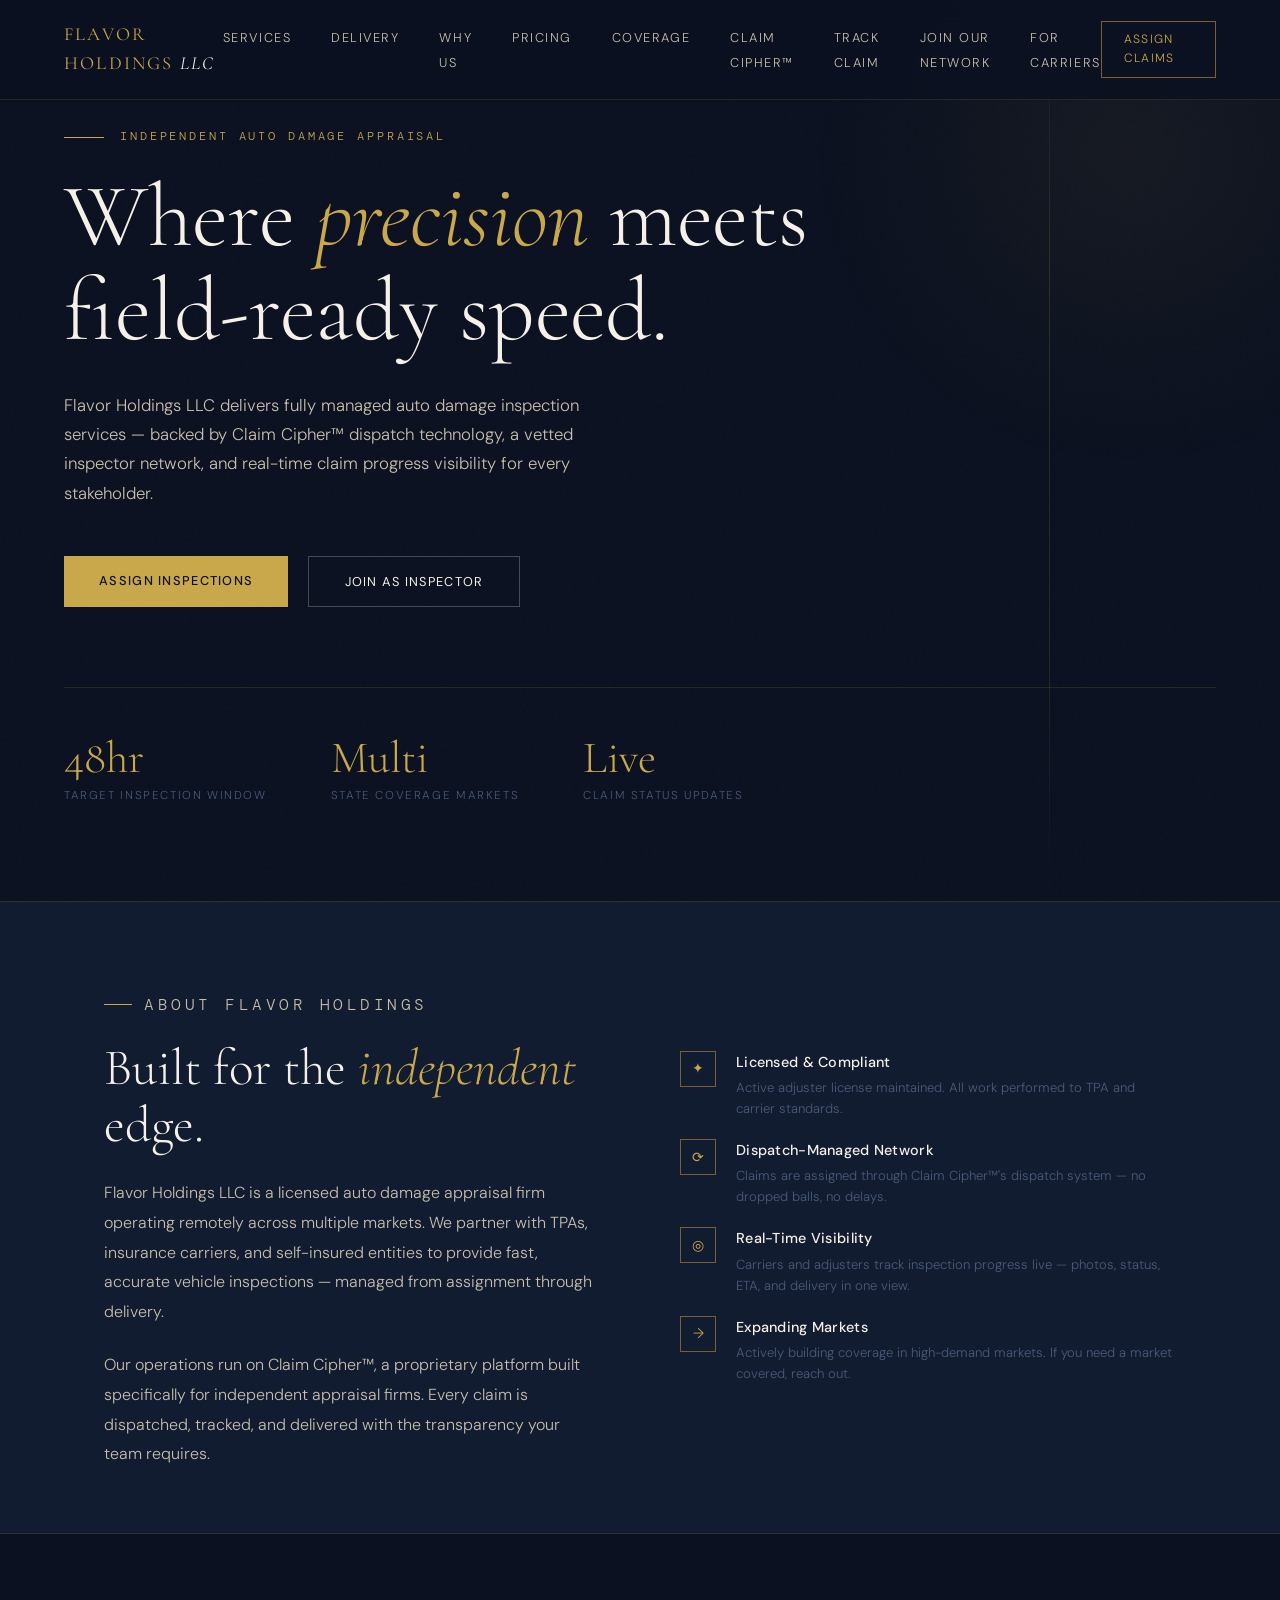
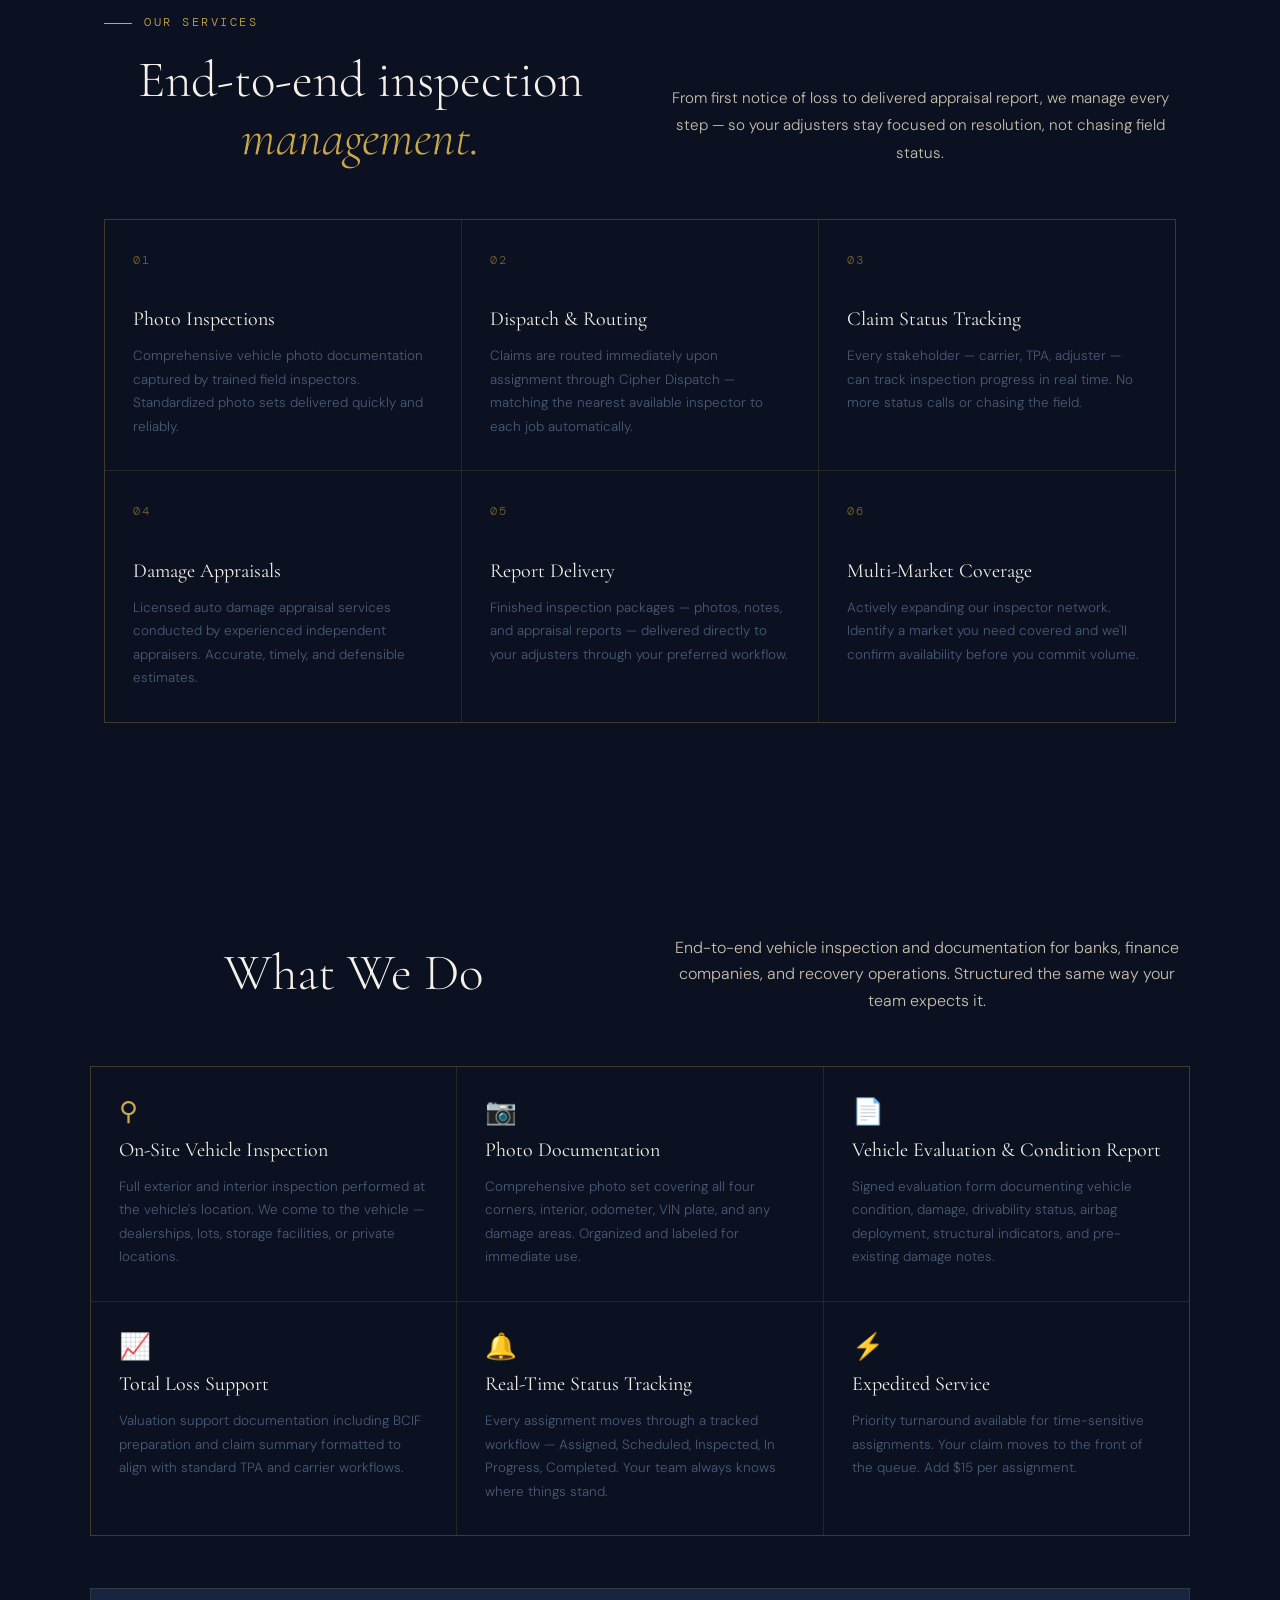
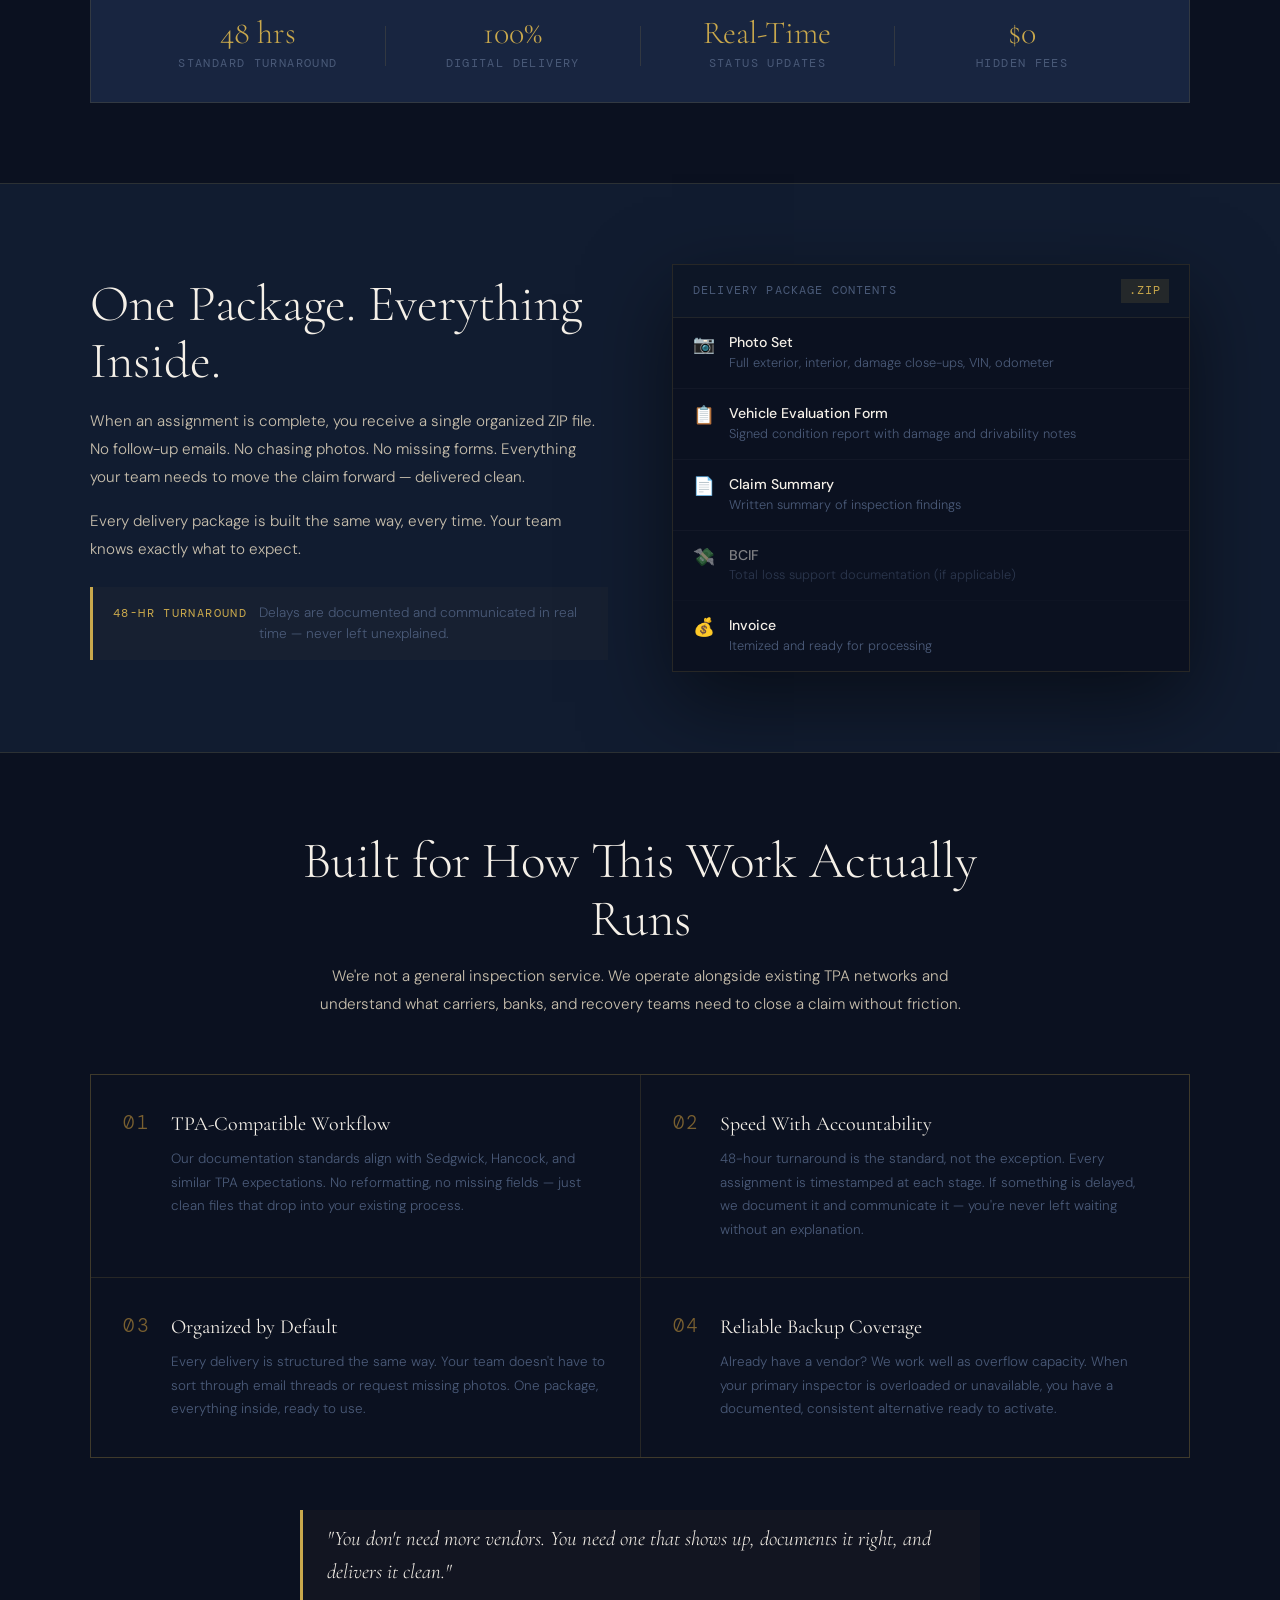
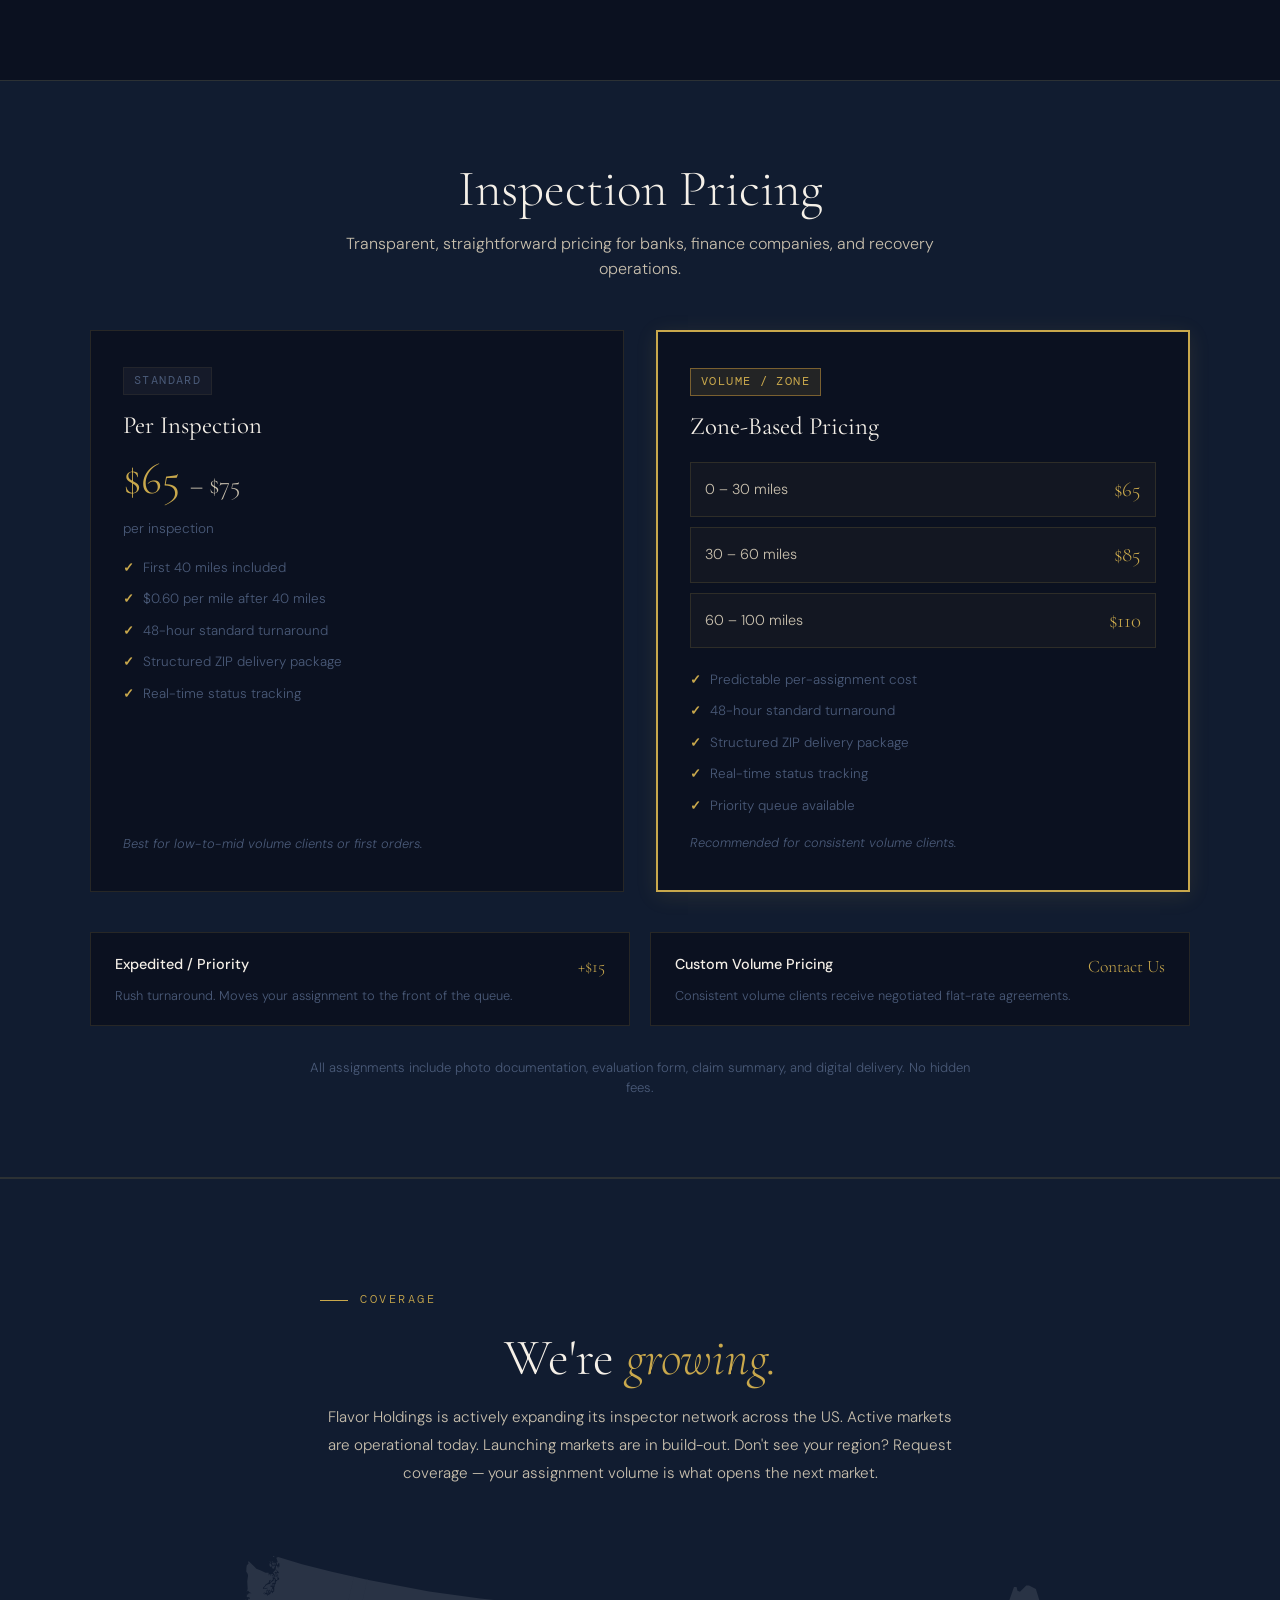
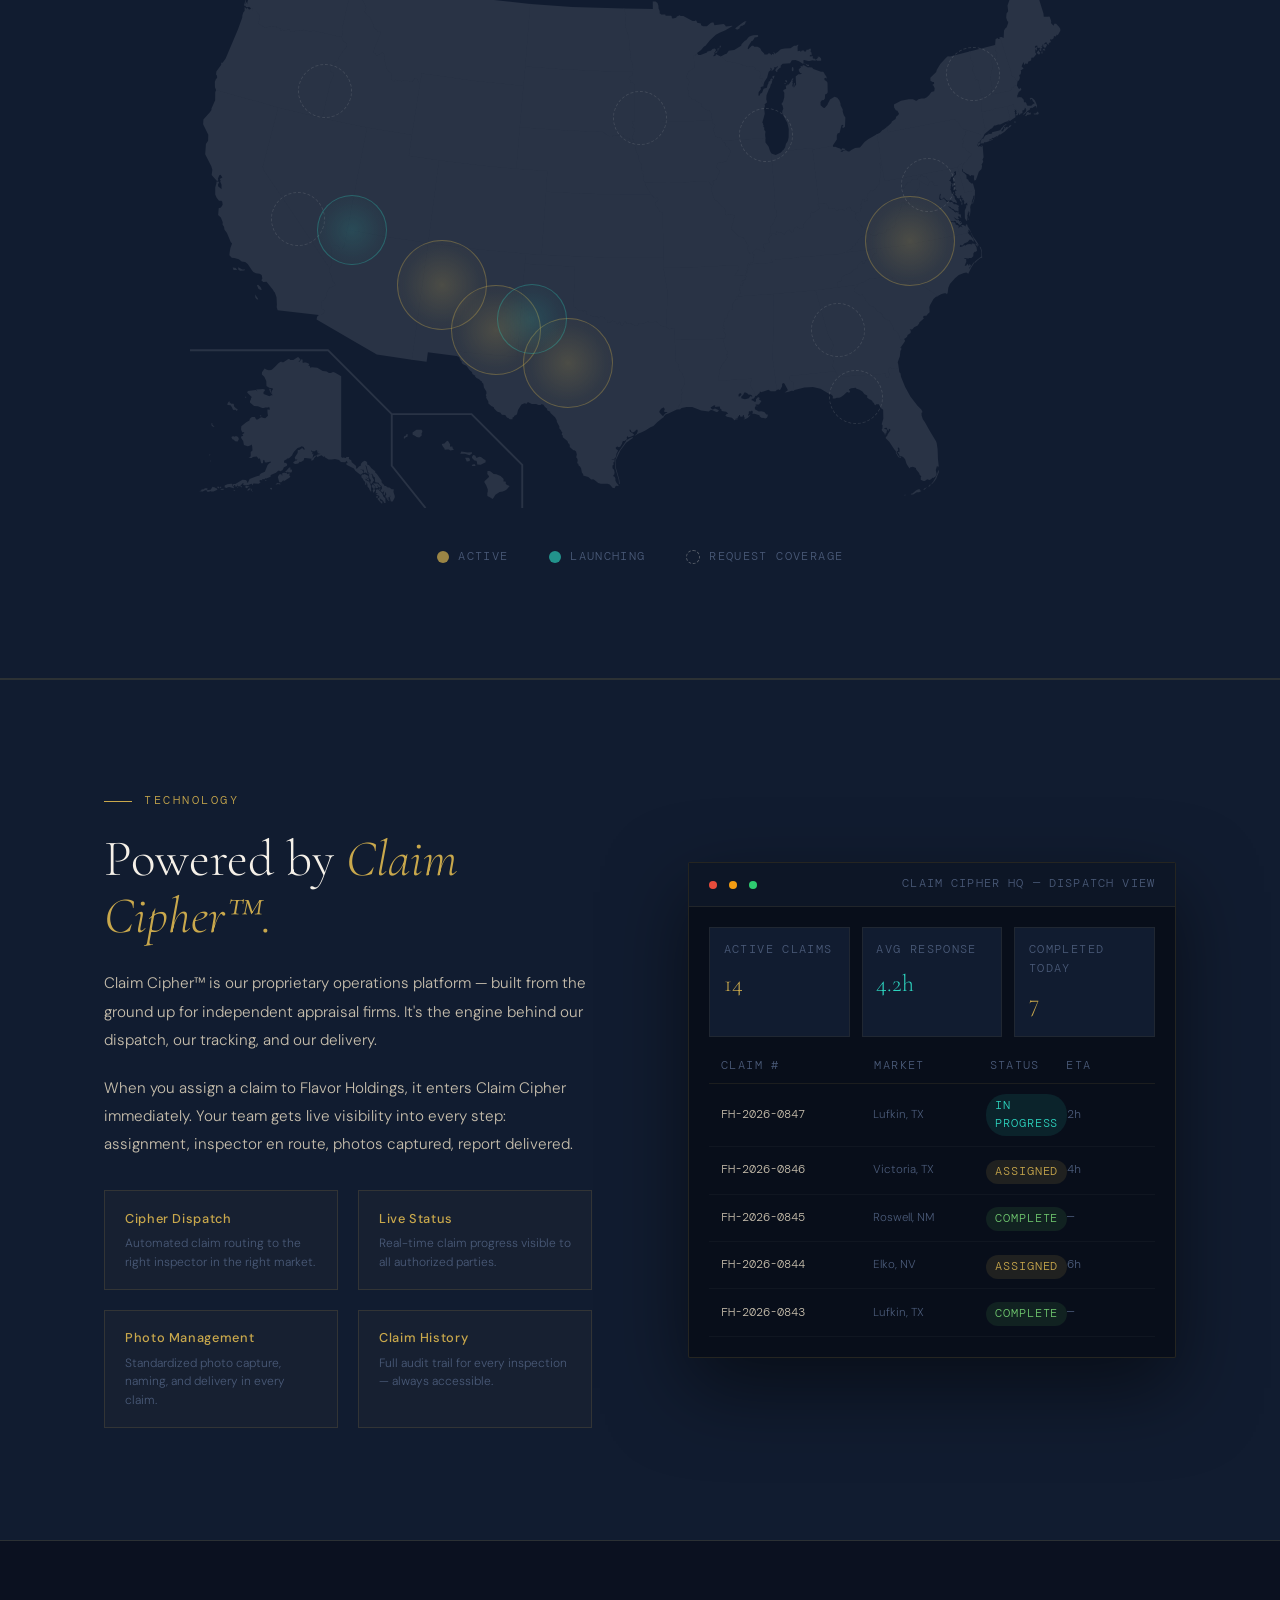
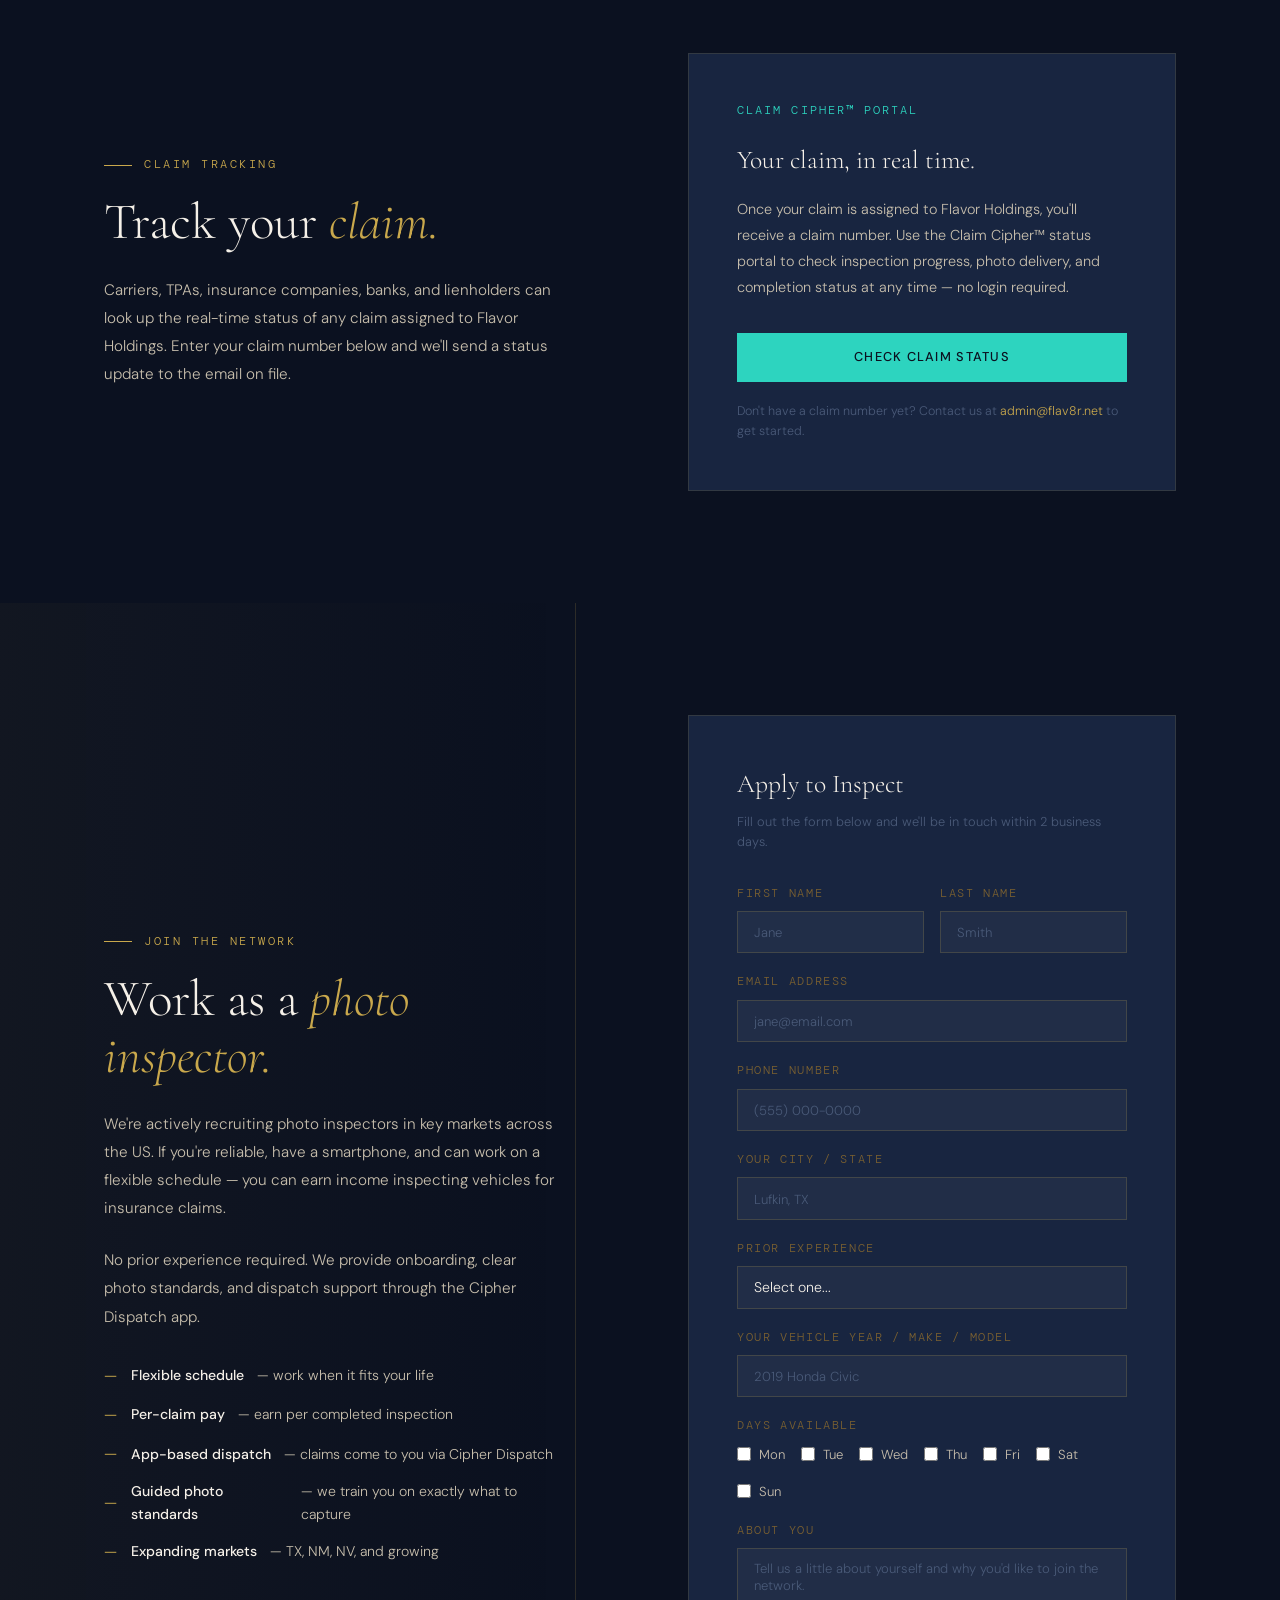
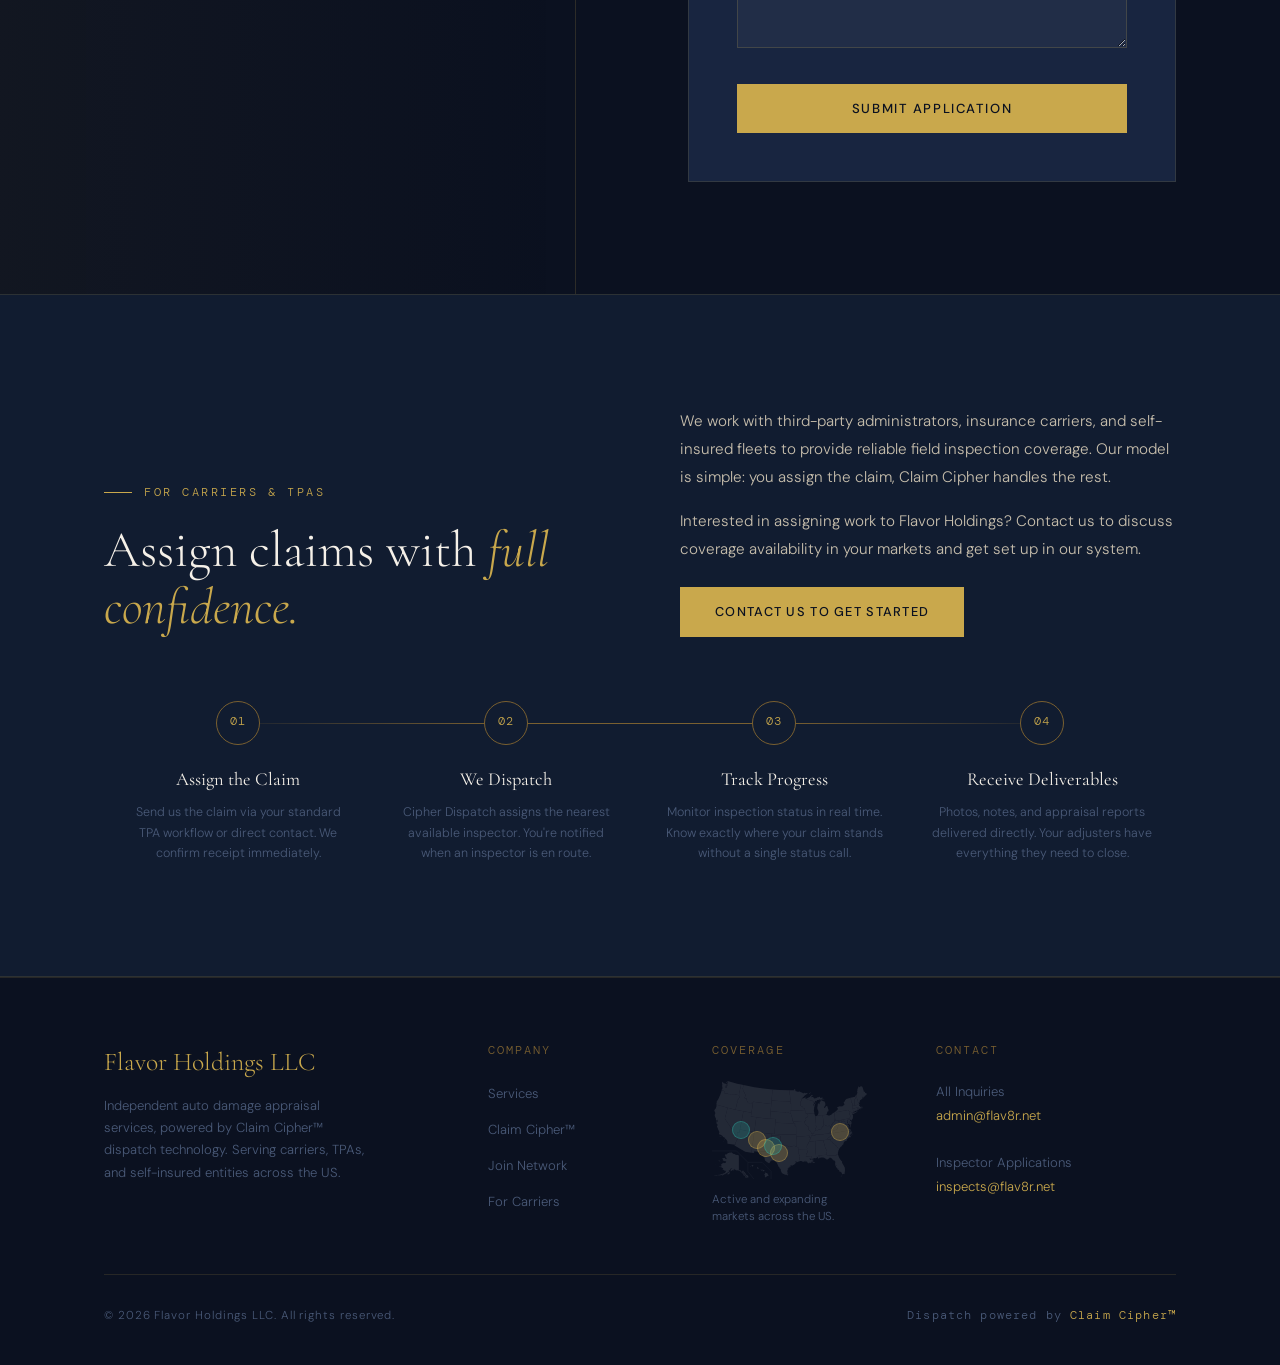
<file: index.html>
<!DOCTYPE html>
<html lang="en">
<head>
  <meta charset="UTF-8"/>
  <meta name="viewport" content="width=device-width, initial-scale=1.0"/>
  <meta name="description" content="Flavor Holdings LLC provides fully managed auto damage inspection services powered by Claim Cipher dispatch technology. Serving carriers, TPAs, and self-insured entities across the US."/>
  <title>Flavor Holdings LLC — Auto Damage Appraisal Services</title>
  <link rel="preconnect" href="https://fonts.googleapis.com"/>
  <link rel="preconnect" href="https://fonts.gstatic.com" crossorigin/>
  <link href="https://fonts.googleapis.com/css2?family=Cormorant+Garamond:ital,wght@0,300;0,400;0,600;1,300;1,400&family=DM+Sans:wght@300;400;500&family=DM+Mono:wght@300;400&display=swap" rel="stylesheet"/>
  <link rel="stylesheet" href="styles.css"/>
</head>
<body>

  <!-- ══ NAV ══════════════════════════════════════════════════ -->
  <nav class="nav">
    <div class="nav__logo">
      Flavor Holdings <span class="nav__logo-sub">LLC</span>
    </div>
    <ul class="nav__links">
      <li><a href="#services"   class="nav__link">Services</a></li>
      <li><a href="#delivery"   class="nav__link">Delivery</a></li>
      <li><a href="#why"        class="nav__link">Why Us</a></li>
      <li><a href="#pricing"    class="nav__link">Pricing</a></li>
      <li><a href="#coverage"   class="nav__link">Coverage</a></li>
      <li><a href="#cipher"     class="nav__link">Claim Cipher™</a></li>
      <li><a href="#track"      class="nav__link">Track Claim</a></li>
      <li><a href="#inspectors" class="nav__link">Join Our Network</a></li>
      <li><a href="#carriers"   class="nav__link">For Carriers</a></li>
    </ul>
    <button class="nav__hamburger" id="navHamburger"
            aria-label="Toggle navigation" aria-expanded="false">
      <span class="nav__hamburger-bar"></span>
      <span class="nav__hamburger-bar"></span>
      <span class="nav__hamburger-bar"></span>
    </button>
    <a class="nav__cta" href="#" onclick="openClaimModal(); return false;">Assign Claims</a>
  </nav>

  <!-- ══ HERO ══════════════════════════════════════════════════ -->
  <section class="hero">
    <div class="hero__bg-line" aria-hidden="true"></div>
    <div class="hero__bg-glow" aria-hidden="true"></div>

    <p class="hero__eyebrow">Independent Auto Damage Appraisal</p>

    <h1 class="hero__title">
      Where <em class="hero__title-accent">precision</em> meets<br/>
      field-ready speed.
    </h1>

    <p class="hero__sub">
      Flavor Holdings LLC delivers fully managed auto damage inspection
      services — backed by Claim Cipher™ dispatch technology, a vetted
      inspector network, and real-time claim progress visibility for
      every stakeholder.
    </p>

    <div class="hero__actions">
      <a class="btn btn--primary" href="#" onclick="openClaimModal(); return false;">Assign Inspections</a>
      <a href="#inspectors" class="btn btn--ghost">Join as Inspector</a>
    </div>

    <div class="hero__stats">
      <div class="hero__stat">
        <div class="hero__stat-value">48hr</div>
        <div class="hero__stat-label">Target Inspection Window</div>
      </div>
      <div class="hero__stat">
        <div class="hero__stat-value">Multi</div>
        <div class="hero__stat-label">State Coverage Markets</div>
      </div>
      <div class="hero__stat">
        <div class="hero__stat-value">Live</div>
        <div class="hero__stat-label">Claim Status Updates</div>
      </div>
    </div>
  </section>

  <!-- ══ INTRO ══════════════════════════════════════════════════ -->
  <section class="intro">
    <div class="section-inner">
      <div class="intro__grid">

        <div class="intro__text reveal">
          <p class="section-tag">About Flavor Holdings</p>
          <h2>Built for the <em>independent</em> edge.</h2>
          <p>
            Flavor Holdings LLC is a licensed auto damage appraisal firm
            operating remotely across multiple markets. We partner with
            TPAs, insurance carriers, and self-insured entities to provide
            fast, accurate vehicle inspections — managed from assignment
            through delivery.
          </p>
          <p>
            Our operations run on Claim Cipher™, a proprietary platform
            built specifically for independent appraisal firms. Every
            claim is dispatched, tracked, and delivered with the
            transparency your team requires.
          </p>
        </div>

        <div class="intro__bullets reveal reveal--d2">
          <div class="intro__bullet">
            <div class="intro__bullet-icon" aria-hidden="true">✦</div>
            <div>
              <div class="intro__bullet-title">Licensed &amp; Compliant</div>
              <div class="intro__bullet-desc">Active adjuster license maintained. All work performed to TPA and carrier standards.</div>
            </div>
          </div>
          <div class="intro__bullet">
            <div class="intro__bullet-icon" aria-hidden="true">⟳</div>
            <div>
              <div class="intro__bullet-title">Dispatch-Managed Network</div>
              <div class="intro__bullet-desc">Claims are assigned through Claim Cipher™'s dispatch system — no dropped balls, no delays.</div>
            </div>
          </div>
          <div class="intro__bullet">
            <div class="intro__bullet-icon" aria-hidden="true">◎</div>
            <div>
              <div class="intro__bullet-title">Real-Time Visibility</div>
              <div class="intro__bullet-desc">Carriers and adjusters track inspection progress live — photos, status, ETA, and delivery in one view.</div>
            </div>
          </div>
          <div class="intro__bullet">
            <div class="intro__bullet-icon" aria-hidden="true">→</div>
            <div>
              <div class="intro__bullet-title">Expanding Markets</div>
              <div class="intro__bullet-desc">Actively building coverage in high-demand markets. If you need a market covered, reach out.</div>
            </div>
          </div>
        </div>

      </div>
    </div>
  </section>

  <!-- ══ SERVICES ══════════════════════════════════════════════ -->
  <section class="services" id="services">
    <div class="section-inner">

      <div class="services__header">
        <div class="reveal">
          <p class="section-tag">Our Services</p>
          <h2>End-to-end inspection <em>management.</em></h2>
        </div>
        <p class="services__header-desc reveal reveal--d2">
          From first notice of loss to delivered appraisal report, we
          manage every step — so your adjusters stay focused on
          resolution, not chasing field status.
        </p>
      </div>

      <div class="services__grid reveal">
        <article class="services__card">
          <div class="services__card-num">01</div>
          <h3 class="services__card-title">Photo Inspections</h3>
          <p class="services__card-desc">Comprehensive vehicle photo documentation captured by trained field inspectors. Standardized photo sets delivered quickly and reliably.</p>
        </article>
        <article class="services__card">
          <div class="services__card-num">02</div>
          <h3 class="services__card-title">Dispatch &amp; Routing</h3>
          <p class="services__card-desc">Claims are routed immediately upon assignment through Cipher Dispatch — matching the nearest available inspector to each job automatically.</p>
        </article>
        <article class="services__card">
          <div class="services__card-num">03</div>
          <h3 class="services__card-title">Claim Status Tracking</h3>
          <p class="services__card-desc">Every stakeholder — carrier, TPA, adjuster — can track inspection progress in real time. No more status calls or chasing the field.</p>
        </article>
        <article class="services__card">
          <div class="services__card-num">04</div>
          <h3 class="services__card-title">Damage Appraisals</h3>
          <p class="services__card-desc">Licensed auto damage appraisal services conducted by experienced independent appraisers. Accurate, timely, and defensible estimates.</p>
        </article>
        <article class="services__card">
          <div class="services__card-num">05</div>
          <h3 class="services__card-title">Report Delivery</h3>
          <p class="services__card-desc">Finished inspection packages — photos, notes, and appraisal reports — delivered directly to your adjusters through your preferred workflow.</p>
        </article>
        <article class="services__card">
          <div class="services__card-num">06</div>
          <h3 class="services__card-title">Multi-Market Coverage</h3>
          <p class="services__card-desc">Actively expanding our inspector network. Identify a market you need covered and we'll confirm availability before you commit volume.</p>
        </article>
      </div>

    </div>
  </section>

  <!-- ══ SERVICES ══════════════════════════════════════════════ -->
  <section class="services" id="services">
    <div class="services__container">

      <div class="services__header">
        <h2 class="services__title">What We Do</h2>
        <p class="services__subtitle">
          End-to-end vehicle inspection and documentation for banks, finance companies,
          and recovery operations. Structured the same way your team expects it.
        </p>
      </div>

      <div class="services__grid">

        <div class="services__card">
          <div class="services__card-icon">&#9906;</div>
          <h3 class="services__card-title">On-Site Vehicle Inspection</h3>
          <p class="services__card-body">
            Full exterior and interior inspection performed at the vehicle's location.
            We come to the vehicle — dealerships, lots, storage facilities, or private locations.
          </p>
        </div>

        <div class="services__card">
          <div class="services__card-icon">&#128247;</div>
          <h3 class="services__card-title">Photo Documentation</h3>
          <p class="services__card-body">
            Comprehensive photo set covering all four corners, interior, odometer,
            VIN plate, and any damage areas. Organized and labeled for immediate use.
          </p>
        </div>

        <div class="services__card">
          <div class="services__card-icon">&#128196;</div>
          <h3 class="services__card-title">Vehicle Evaluation &amp; Condition Report</h3>
          <p class="services__card-body">
            Signed evaluation form documenting vehicle condition, damage, drivability status,
            airbag deployment, structural indicators, and pre-existing damage notes.
          </p>
        </div>

        <div class="services__card">
          <div class="services__card-icon">&#128200;</div>
          <h3 class="services__card-title">Total Loss Support</h3>
          <p class="services__card-body">
            Valuation support documentation including BCIF preparation and claim summary
            formatted to align with standard TPA and carrier workflows.
          </p>
        </div>

        <div class="services__card">
          <div class="services__card-icon">&#128276;</div>
          <h3 class="services__card-title">Real-Time Status Tracking</h3>
          <p class="services__card-body">
            Every assignment moves through a tracked workflow — Assigned, Scheduled,
            Inspected, In Progress, Completed. Your team always knows where things stand.
          </p>
        </div>

        <div class="services__card">
          <div class="services__card-icon">&#9889;</div>
          <h3 class="services__card-title">Expedited Service</h3>
          <p class="services__card-body">
            Priority turnaround available for time-sensitive assignments.
            Your claim moves to the front of the queue. Add $15 per assignment.
          </p>
        </div>

      </div><!-- /.services__grid -->

      <div class="services__turnaround">
        <div class="services__turnaround-item">
          <span class="services__turnaround-value">48 hrs</span>
          <span class="services__turnaround-label">Standard Turnaround</span>
        </div>
        <div class="services__turnaround-divider"></div>
        <div class="services__turnaround-item">
          <span class="services__turnaround-value">100%</span>
          <span class="services__turnaround-label">Digital Delivery</span>
        </div>
        <div class="services__turnaround-divider"></div>
        <div class="services__turnaround-item">
          <span class="services__turnaround-value">Real-Time</span>
          <span class="services__turnaround-label">Status Updates</span>
        </div>
        <div class="services__turnaround-divider"></div>
        <div class="services__turnaround-item">
          <span class="services__turnaround-value">$0</span>
          <span class="services__turnaround-label">Hidden Fees</span>
        </div>
      </div><!-- /.services__turnaround -->

    </div><!-- /.services__container -->
  </section>
  <!-- END SERVICES SECTION -->

  <!-- ══ DELIVERY ════════════════════════════════════════════ -->
  <section class="delivery" id="delivery">
    <div class="delivery__container">

      <div class="delivery__layout">

        <div class="delivery__copy">
          <h2 class="delivery__title">One Package. Everything Inside.</h2>
          <p class="delivery__body">
            When an assignment is complete, you receive a single organized ZIP file.
            No follow-up emails. No chasing photos. No missing forms.
            Everything your team needs to move the claim forward — delivered clean.
          </p>
          <p class="delivery__body">
            Every delivery package is built the same way, every time.
            Your team knows exactly what to expect.
          </p>
          <div class="delivery__turnaround-note">
            <span class="delivery__turnaround-badge">48-hr turnaround</span>
            <span class="delivery__turnaround-text">
              Delays are documented and communicated in real time — never left unexplained.
            </span>
          </div>
        </div>

        <div class="delivery__package">
          <div class="delivery__package-header">
            <span class="delivery__package-label">Delivery Package Contents</span>
            <span class="delivery__package-ext">.ZIP</span>
          </div>
          <ul class="delivery__package-list">
            <li class="delivery__package-item">
              <span class="delivery__package-item-icon">&#128247;</span>
              <div class="delivery__package-item-info">
                <span class="delivery__package-item-name">Photo Set</span>
                <span class="delivery__package-item-desc">Full exterior, interior, damage close-ups, VIN, odometer</span>
              </div>
            </li>
            <li class="delivery__package-item">
              <span class="delivery__package-item-icon">&#128203;</span>
              <div class="delivery__package-item-info">
                <span class="delivery__package-item-name">Vehicle Evaluation Form</span>
                <span class="delivery__package-item-desc">Signed condition report with damage and drivability notes</span>
              </div>
            </li>
            <li class="delivery__package-item">
              <span class="delivery__package-item-icon">&#128196;</span>
              <div class="delivery__package-item-info">
                <span class="delivery__package-item-name">Claim Summary</span>
                <span class="delivery__package-item-desc">Written summary of inspection findings</span>
              </div>
            </li>
            <li class="delivery__package-item delivery__package-item--conditional">
              <span class="delivery__package-item-icon">&#128184;</span>
              <div class="delivery__package-item-info">
                <span class="delivery__package-item-name">BCIF</span>
                <span class="delivery__package-item-desc">Total loss support documentation (if applicable)</span>
              </div>
            </li>
            <li class="delivery__package-item">
              <span class="delivery__package-item-icon">&#128176;</span>
              <div class="delivery__package-item-info">
                <span class="delivery__package-item-name">Invoice</span>
                <span class="delivery__package-item-desc">Itemized and ready for processing</span>
              </div>
            </li>
          </ul>
        </div>

      </div><!-- /.delivery__layout -->

    </div><!-- /.delivery__container -->
  </section>
  <!-- END DELIVERY SECTION -->

  <!-- ══ WHY ═════════════════════════════════════════════════ -->
  <section class="why" id="why">
    <div class="why__container">

      <div class="why__header">
        <h2 class="why__title">Built for How This Work Actually Runs</h2>
        <p class="why__subtitle">
          We're not a general inspection service. We operate alongside existing
          TPA networks and understand what carriers, banks, and recovery teams
          need to close a claim without friction.
        </p>
      </div>

      <div class="why__grid">

        <div class="why__item">
          <div class="why__item-number">01</div>
          <div class="why__item-content">
            <h3 class="why__item-title">TPA-Compatible Workflow</h3>
            <p class="why__item-body">
              Our documentation standards align with Sedgwick, Hancock, and similar
              TPA expectations. No reformatting, no missing fields — just clean files
              that drop into your existing process.
            </p>
          </div>
        </div>

        <div class="why__item">
          <div class="why__item-number">02</div>
          <div class="why__item-content">
            <h3 class="why__item-title">Speed With Accountability</h3>
            <p class="why__item-body">
              48-hour turnaround is the standard, not the exception. Every assignment
              is timestamped at each stage. If something is delayed, we document it
              and communicate it — you're never left waiting without an explanation.
            </p>
          </div>
        </div>

        <div class="why__item">
          <div class="why__item-number">03</div>
          <div class="why__item-content">
            <h3 class="why__item-title">Organized by Default</h3>
            <p class="why__item-body">
              Every delivery is structured the same way. Your team doesn't have to
              sort through email threads or request missing photos. One package,
              everything inside, ready to use.
            </p>
          </div>
        </div>

        <div class="why__item">
          <div class="why__item-number">04</div>
          <div class="why__item-content">
            <h3 class="why__item-title">Reliable Backup Coverage</h3>
            <p class="why__item-body">
              Already have a vendor? We work well as overflow capacity. When your
              primary inspector is overloaded or unavailable, you have a documented,
              consistent alternative ready to activate.
            </p>
          </div>
        </div>

      </div><!-- /.why__grid -->

      <div class="why__positioning">
        <blockquote class="why__quote">
          "You don't need more vendors. You need one that shows up, documents it right, and delivers it clean."
        </blockquote>
      </div>

    </div><!-- /.why__container -->
  </section>
  <!-- END WHY SECTION -->

  <!-- ══ PRICING ══════════════════════════════════════════════ -->
  <section class="pricing" id="pricing">
    <div class="pricing__container">

      <div class="pricing__header">
        <h2 class="pricing__title">Inspection Pricing</h2>
        <p class="pricing__subtitle">Transparent, straightforward pricing for banks, finance companies, and recovery operations.</p>
      </div>

      <div class="pricing__grid">

        <!-- OPTION 1 -->
        <div class="pricing__card">
          <div class="pricing__card-badge">Standard</div>
          <h3 class="pricing__card-title">Per Inspection</h3>
          <div class="pricing__card-rate">$65 <span class="pricing__card-rate-unit">– $75</span></div>
          <p class="pricing__card-rate-note">per inspection</p>
          <ul class="pricing__card-list">
            <li class="pricing__card-list-item">First 40 miles included</li>
            <li class="pricing__card-list-item">$0.60 per mile after 40 miles</li>
            <li class="pricing__card-list-item">48-hour standard turnaround</li>
            <li class="pricing__card-list-item">Structured ZIP delivery package</li>
            <li class="pricing__card-list-item">Real-time status tracking</li>
          </ul>
          <p class="pricing__card-note">Best for low-to-mid volume clients or first orders.</p>
        </div>

        <!-- OPTION 2 -->
        <div class="pricing__card pricing__card--featured">
          <div class="pricing__card-badge pricing__card-badge--gold">Volume / Zone</div>
          <h3 class="pricing__card-title">Zone-Based Pricing</h3>
          <div class="pricing__card-zone-table">
            <div class="pricing__zone-row">
              <span class="pricing__zone-label">0 – 30 miles</span>
              <span class="pricing__zone-price">$65</span>
            </div>
            <div class="pricing__zone-row">
              <span class="pricing__zone-label">30 – 60 miles</span>
              <span class="pricing__zone-price">$85</span>
            </div>
            <div class="pricing__zone-row">
              <span class="pricing__zone-label">60 – 100 miles</span>
              <span class="pricing__zone-price">$110</span>
            </div>
          </div>
          <ul class="pricing__card-list">
            <li class="pricing__card-list-item">Predictable per-assignment cost</li>
            <li class="pricing__card-list-item">48-hour standard turnaround</li>
            <li class="pricing__card-list-item">Structured ZIP delivery package</li>
            <li class="pricing__card-list-item">Real-time status tracking</li>
            <li class="pricing__card-list-item">Priority queue available</li>
          </ul>
          <p class="pricing__card-note">Recommended for consistent volume clients.</p>
        </div>

      </div><!-- /.pricing__grid -->

      <!-- ADD-ONS ROW -->
      <div class="pricing__addons">
        <div class="pricing__addon-item">
          <span class="pricing__addon-label">Expedited / Priority</span>
          <span class="pricing__addon-price">+$15</span>
          <span class="pricing__addon-desc">Rush turnaround. Moves your assignment to the front of the queue.</span>
        </div>
        <div class="pricing__addon-item">
          <span class="pricing__addon-label">Custom Volume Pricing</span>
          <span class="pricing__addon-price">Contact Us</span>
          <span class="pricing__addon-desc">Consistent volume clients receive negotiated flat-rate agreements.</span>
        </div>
      </div><!-- /.pricing__addons -->

      <p class="pricing__footer-note">All assignments include photo documentation, evaluation form, claim summary, and digital delivery. No hidden fees.</p>

    </div><!-- /.pricing__container -->
  </section>
  <!-- END PRICING SECTION -->

  <!-- ══ COVERAGE ═════════════════════════════════════════════ -->
  <section class="coverage" id="coverage">
    <div class="section-inner">
      <div class="coverage__header">
        <p class="section-tag">Coverage</p>
        <h2>We're <em>growing.</em></h2>
        <p class="coverage__sub">
          Flavor Holdings is actively expanding its inspector network
          across the US. Active markets are operational today. Launching
          markets are in build-out. Don't see your region? Request
          coverage — your assignment volume is what opens the next market.
        </p>
      </div>

      <div class="coverage__map-wrap">
        <div class="coverage__map" id="coverageMap">

          <img
            src="us.svg"
            class="coverage__svg"
            alt="United States coverage map"
          />

          <!-- ACTIVE — gold pulse -->
          <div class="coverage__circle coverage__circle--active"
               data-region="North Carolina"
               data-left="80" data-top="52"></div>
          <div class="coverage__circle coverage__circle--active"
               data-region="South Central Texas"
               data-left="42" data-top="74"></div>
          <div class="coverage__circle coverage__circle--active"
               data-region="West Texas"
               data-left="34" data-top="68"></div>
          <div class="coverage__circle coverage__circle--active"
               data-region="Mountain West"
               data-left="28" data-top="60"></div>

          <!-- LAUNCHING — teal slower pulse -->
          <div class="coverage__circle coverage__circle--launching"
               data-region="Launching Soon"
               data-left="18" data-top="50"></div>
          <div class="coverage__circle coverage__circle--launching"
               data-region="Launching Soon"
               data-left="38" data-top="66"></div>

          <!-- OPEN — faint dashed, clickable, scroll to contact -->
          <div class="coverage__circle coverage__circle--open"
               data-region="Pacific Coast"
               data-left="12" data-top="48"></div>
          <div class="coverage__circle coverage__circle--open"
               data-region="Pacific Northwest"
               data-left="15" data-top="25"></div>
          <div class="coverage__circle coverage__circle--open"
               data-region="Upper Midwest"
               data-left="50" data-top="30"></div>
          <div class="coverage__circle coverage__circle--open"
               data-region="Great Lakes"
               data-left="64" data-top="33"></div>
          <div class="coverage__circle coverage__circle--open"
               data-region="Mid-Atlantic"
               data-left="82" data-top="42"></div>
          <div class="coverage__circle coverage__circle--open"
               data-region="Southeast"
               data-left="72" data-top="68"></div>
          <div class="coverage__circle coverage__circle--open"
               data-region="Florida"
               data-left="74" data-top="80"></div>
          <div class="coverage__circle coverage__circle--open"
               data-region="Northeast"
               data-left="87" data-top="22"></div>

          <!-- TOOLTIP -->
          <div class="coverage__tooltip" id="coverageTooltip" aria-live="polite">
            <span class="coverage__tooltip-region" id="tooltipRegion"></span>
            <a href="#carriers" class="coverage__tooltip-cta coverage__tooltip-cta--hidden"
               id="tooltipCta">Request Coverage</a>
          </div>

        </div>
      </div>

      <div class="coverage__legend">
        <div class="coverage__legend-item">
          <div class="coverage__legend-dot coverage__legend-dot--active"></div>
          <span class="coverage__legend-label">Active</span>
        </div>
        <div class="coverage__legend-item">
          <div class="coverage__legend-dot coverage__legend-dot--launching"></div>
          <span class="coverage__legend-label">Launching</span>
        </div>
        <div class="coverage__legend-item">
          <div class="coverage__legend-dot coverage__legend-dot--open"></div>
          <span class="coverage__legend-label">Request Coverage</span>
        </div>
      </div>
    </div>
  </section>

  <!-- ══ CIPHER ════════════════════════════════════════════════ -->
  <section class="cipher" id="cipher">
    <div class="section-inner">
      <div class="cipher__grid">

        <div class="cipher__content reveal">
          <p class="section-tag">Technology</p>
          <h2 class="cipher__heading">Powered by <em>Claim Cipher™.</em></h2>
          <p class="cipher__desc">
            Claim Cipher™ is our proprietary operations platform — built
            from the ground up for independent appraisal firms. It's the
            engine behind our dispatch, our tracking, and our delivery.
          </p>
          <p class="cipher__desc">
            When you assign a claim to Flavor Holdings, it enters Claim
            Cipher immediately. Your team gets live visibility into every
            step: assignment, inspector en route, photos captured,
            report delivered.
          </p>
          <div class="cipher__features">
            <div class="cipher__feature">
              <div class="cipher__feature-title">Cipher Dispatch</div>
              <p class="cipher__feature-desc">Automated claim routing to the right inspector in the right market.</p>
            </div>
            <div class="cipher__feature">
              <div class="cipher__feature-title">Live Status</div>
              <p class="cipher__feature-desc">Real-time claim progress visible to all authorized parties.</p>
            </div>
            <div class="cipher__feature">
              <div class="cipher__feature-title">Photo Management</div>
              <p class="cipher__feature-desc">Standardized photo capture, naming, and delivery in every claim.</p>
            </div>
            <div class="cipher__feature">
              <div class="cipher__feature-title">Claim History</div>
              <p class="cipher__feature-desc">Full audit trail for every inspection — always accessible.</p>
            </div>
          </div>
        </div>

        <!-- Mock Dashboard -->
        <div class="dashboard reveal reveal--d2">
          <div class="dashboard__topbar">
            <div class="dashboard__dot dashboard__dot--red" aria-hidden="true"></div>
            <div class="dashboard__dot dashboard__dot--yellow" aria-hidden="true"></div>
            <div class="dashboard__dot dashboard__dot--green" aria-hidden="true"></div>
            <span class="dashboard__window-title">CLAIM CIPHER HQ — DISPATCH VIEW</span>
          </div>
          <div class="dashboard__body">
            <div class="dashboard__stats">
              <div class="dashboard__stat">
                <div class="dashboard__stat-label">Active Claims</div>
                <div class="dashboard__stat-value">14</div>
              </div>
              <div class="dashboard__stat">
                <div class="dashboard__stat-label">Avg Response</div>
                <div class="dashboard__stat-value dashboard__stat-value--teal">4.2h</div>
              </div>
              <div class="dashboard__stat">
                <div class="dashboard__stat-label">Completed Today</div>
                <div class="dashboard__stat-value">7</div>
              </div>
            </div>

            <div class="dashboard__table-head">
              <div class="dashboard__th">Claim #</div>
              <div class="dashboard__th">Market</div>
              <div class="dashboard__th">Status</div>
              <div class="dashboard__th">ETA</div>
            </div>

            <div class="dashboard__row">
              <div class="dashboard__claim-id">FH-2026-0847</div>
              <div class="dashboard__claim-loc">Lufkin, TX</div>
              <div><span class="dashboard__badge dashboard__badge--progress">In Progress</span></div>
              <div class="dashboard__time">2h</div>
            </div>
            <div class="dashboard__row">
              <div class="dashboard__claim-id">FH-2026-0846</div>
              <div class="dashboard__claim-loc">Victoria, TX</div>
              <div><span class="dashboard__badge dashboard__badge--assigned">Assigned</span></div>
              <div class="dashboard__time">4h</div>
            </div>
            <div class="dashboard__row">
              <div class="dashboard__claim-id">FH-2026-0845</div>
              <div class="dashboard__claim-loc">Roswell, NM</div>
              <div><span class="dashboard__badge dashboard__badge--complete">Complete</span></div>
              <div class="dashboard__time">—</div>
            </div>
            <div class="dashboard__row">
              <div class="dashboard__claim-id">FH-2026-0844</div>
              <div class="dashboard__claim-loc">Elko, NV</div>
              <div><span class="dashboard__badge dashboard__badge--assigned">Assigned</span></div>
              <div class="dashboard__time">6h</div>
            </div>
            <div class="dashboard__row">
              <div class="dashboard__claim-id">FH-2026-0843</div>
              <div class="dashboard__claim-loc">Lufkin, TX</div>
              <div><span class="dashboard__badge dashboard__badge--complete">Complete</span></div>
              <div class="dashboard__time">—</div>
            </div>
          </div>
        </div>

      </div>
    </div>
  </section>

  <!-- ══ TRACK ═════════════════════════════════════════════════ -->
  <section class="track" id="track">
    <div class="section-inner">
      <div class="track__grid">

        <div class="track__content reveal">
          <p class="section-tag">Claim Tracking</p>
          <h2>Track your <em>claim.</em></h2>
          <p class="track__desc">
            Carriers, TPAs, insurance companies, banks, and lienholders
            can look up the real-time status of any claim assigned to
            Flavor Holdings. Enter your claim number below and we'll
            send a status update to the email on file.
          </p>
        </div>

        <div class="track__callout reveal reveal--d2">
          <p class="track__callout-eyebrow">Claim Cipher™ Portal</p>
          <div class="track__callout-heading">Your claim, in real time.</div>
          <p class="track__callout-body">
            Once your claim is assigned to Flavor Holdings, you'll receive
            a claim number. Use the Claim Cipher™ status portal to check
            inspection progress, photo delivery, and completion status at
            any time — no login required.
          </p>
          <a href="track.html" class="btn btn--teal track__callout-btn">
            Check Claim Status
          </a>
          <p class="track__callout-note">
            Don't have a claim number yet? Contact us at
            <a href="mailto:admin@flav8r.net" class="track__callout-note-link">admin@flav8r.net</a>
            to get started.
          </p>
        </div>

      </div>
    </div>
  </section>

  <!-- ══ INSPECTOR ═════════════════════════════════════════════ -->
  <section class="inspector" id="inspectors">
    <div class="inspector__bg-accent"></div>
    <div class="section-inner">
      <div class="inspector__grid">

        <div class="inspector__left reveal">
          <p class="section-tag">Join the Network</p>
          <h2 class="inspector__heading">Work as a <em>photo inspector.</em></h2>
          <p class="inspector__desc">
            We're actively recruiting photo inspectors in key markets
            across the US. If you're reliable, have a smartphone, and
            can work on a flexible schedule — you can earn income
            inspecting vehicles for insurance claims.
          </p>
          <p class="inspector__desc">
            No prior experience required. We provide onboarding, clear
            photo standards, and dispatch support through the
            Cipher Dispatch app.
          </p>
          <ul class="inspector__perks">
            <li class="inspector__perk"><span class="inspector__perk-highlight">Flexible schedule</span> — work when it fits your life</li>
            <li class="inspector__perk"><span class="inspector__perk-highlight">Per-claim pay</span> — earn per completed inspection</li>
            <li class="inspector__perk"><span class="inspector__perk-highlight">App-based dispatch</span> — claims come to you via Cipher Dispatch</li>
            <li class="inspector__perk"><span class="inspector__perk-highlight">Guided photo standards</span> — we train you on exactly what to capture</li>
            <li class="inspector__perk"><span class="inspector__perk-highlight">Expanding markets</span> — TX, NM, NV, and growing</li>
          </ul>
        </div>

        <div class="form reveal reveal--d2">
          <div class="form__heading">Apply to Inspect</div>
          <p class="form__sub">Fill out the form below and we'll be in touch within 2 business days.</p>

          <div class="form__row">
            <div>
              <label class="form__label" for="fname">First Name</label>
              <input class="form__input" id="fname" type="text" placeholder="Jane"/>
            </div>
            <div>
              <label class="form__label" for="lname">Last Name</label>
              <input class="form__input" id="lname" type="text" placeholder="Smith"/>
            </div>
          </div>

          <label class="form__label" for="email">Email Address</label>
          <input class="form__input" id="email" type="email" placeholder="jane@email.com"/>

          <label class="form__label" for="phone">Phone Number</label>
          <input class="form__input" id="phone" type="tel" placeholder="(555) 000-0000"/>

          <label class="form__label" for="city">Your City / State</label>
          <input class="form__input" id="city" type="text" placeholder="Lufkin, TX"/>

          <label class="form__label" for="experience">Prior Experience</label>
          <select class="form__select" id="experience">
            <option value="">Select one...</option>
            <option value="none">No prior experience</option>
            <option value="some">Some auto inspection background</option>
            <option value="licensed">Licensed adjuster</option>
            <option value="other">Other field inspection work</option>
          </select>

          <label class="form__label" for="vehicle">Your Vehicle Year / Make / Model</label>
          <input class="form__input" id="vehicle" type="text" placeholder="2019 Honda Civic"/>

          <label class="form__label">Days Available</label>
          <div class="form__checkboxes">
            <label class="form__checkbox-label"><input class="form__checkbox-input" type="checkbox" value="Mon"/>Mon</label>
            <label class="form__checkbox-label"><input class="form__checkbox-input" type="checkbox" value="Tue"/>Tue</label>
            <label class="form__checkbox-label"><input class="form__checkbox-input" type="checkbox" value="Wed"/>Wed</label>
            <label class="form__checkbox-label"><input class="form__checkbox-input" type="checkbox" value="Thu"/>Thu</label>
            <label class="form__checkbox-label"><input class="form__checkbox-input" type="checkbox" value="Fri"/>Fri</label>
            <label class="form__checkbox-label"><input class="form__checkbox-input" type="checkbox" value="Sat"/>Sat</label>
            <label class="form__checkbox-label"><input class="form__checkbox-input" type="checkbox" value="Sun"/>Sun</label>
          </div>

          <label class="form__label" for="bio">About You</label>
          <textarea class="form__textarea" id="bio"
            placeholder="Tell us a little about yourself and why you'd like to join the network."></textarea>

          <button class="form__submit" id="inspectorSubmit" type="button">
            Submit Application
          </button>
        </div>

      </div>
    </div>
  </section>

  <!-- ══ PARTNERS / CARRIERS ═══════════════════════════════════ -->
  <section class="partners" id="carriers">
    <div class="section-inner">

      <div class="partners__header">
        <div class="reveal">
          <p class="section-tag">For Carriers &amp; TPAs</p>
          <h2>Assign claims with <em>full confidence.</em></h2>
        </div>
        <div class="reveal reveal--d2">
          <p class="partners__header-desc">
            We work with third-party administrators, insurance carriers,
            and self-insured fleets to provide reliable field inspection
            coverage. Our model is simple: you assign the claim, Claim
            Cipher handles the rest.
          </p>
          <p class="partners__header-sub">
            Interested in assigning work to Flavor Holdings? Contact us
            to discuss coverage availability in your markets and get set
            up in our system.
          </p>
          <a href="mailto:admin@flav8r.net" class="btn btn--primary partners__header-cta">
            Contact Us to Get Started
          </a>
        </div>
      </div>

      <div class="partners__steps reveal">
        <div class="partners__step">
          <div class="partners__step-num">01</div>
          <div class="partners__step-title">Assign the Claim</div>
          <p class="partners__step-desc">Send us the claim via your standard TPA workflow or direct contact. We confirm receipt immediately.</p>
        </div>
        <div class="partners__step">
          <div class="partners__step-num">02</div>
          <div class="partners__step-title">We Dispatch</div>
          <p class="partners__step-desc">Cipher Dispatch assigns the nearest available inspector. You're notified when an inspector is en route.</p>
        </div>
        <div class="partners__step">
          <div class="partners__step-num">03</div>
          <div class="partners__step-title">Track Progress</div>
          <p class="partners__step-desc">Monitor inspection status in real time. Know exactly where your claim stands without a single status call.</p>
        </div>
        <div class="partners__step">
          <div class="partners__step-num">04</div>
          <div class="partners__step-title">Receive Deliverables</div>
          <p class="partners__step-desc">Photos, notes, and appraisal reports delivered directly. Your adjusters have everything they need to close.</p>
        </div>
      </div>

    </div>
  </section>

  <!-- ══ FOOTER ════════════════════════════════════════════════ -->
  <footer class="footer">
    <div class="section-inner">
      <div class="footer__grid">

        <div class="footer__brand">
          <div class="footer__brand-name">Flavor Holdings LLC</div>
          <p class="footer__brand-desc">
            Independent auto damage appraisal services, powered by
            Claim Cipher™ dispatch technology. Serving carriers, TPAs,
            and self-insured entities across the US.
          </p>
        </div>

        <div class="footer__col">
          <div class="footer__col-heading">Company</div>
          <ul class="footer__links">
            <li><a href="#services"    class="footer__link">Services</a></li>
            <li><a href="#cipher"      class="footer__link">Claim Cipher™</a></li>
            <li><a href="#inspectors"  class="footer__link">Join Network</a></li>
            <li><a href="#carriers"    class="footer__link">For Carriers</a></li>
          </ul>
        </div>

        <div class="footer__col">
          <div class="footer__col-heading">Coverage</div>
          <div class="footer__map">
            <div class="footer__map-inner" id="footerMap">
              <img
                src="us.svg"
                class="footer__map-svg"
                alt="United States coverage map"
              />
              <div class="footer__map-circle footer__map-circle--active"
                   data-left="80" data-top="52"></div>
              <div class="footer__map-circle footer__map-circle--active"
                   data-left="42" data-top="74"></div>
              <div class="footer__map-circle footer__map-circle--active"
                   data-left="34" data-top="68"></div>
              <div class="footer__map-circle footer__map-circle--active"
                   data-left="28" data-top="60"></div>
              <div class="footer__map-circle footer__map-circle--launching"
                   data-left="18" data-top="50"></div>
              <div class="footer__map-circle footer__map-circle--launching"
                   data-left="38" data-top="66"></div>
            </div>
          </div>
          <p class="footer__map-note">Active and expanding markets across the US.</p>
        </div>

        <div class="footer__col">
          <div class="footer__col-heading">Contact</div>
          <p class="footer__contact-text">
            All Inquiries<br/>
            <a href="mailto:admin@flav8r.net" class="footer__contact-link">admin@flav8r.net</a>
            <br/><br/>
            Inspector Applications<br/>
            <a href="mailto:inspects@flav8r.net" class="footer__contact-link">inspects@flav8r.net</a>
          </p>
        </div>

      </div>

      <div class="footer__bottom">
        <div class="footer__copy">© 2026 Flavor Holdings LLC. All rights reserved.</div>
        <div class="footer__powered">
          Dispatch powered by <span class="footer__powered-accent">Claim Cipher™</span>
        </div>
      </div>
    </div>
  </footer>

  <!-- ASSIGN CLAIM MODAL -->
  <div class="claim-modal" id="claimModal" role="dialog" aria-modal="true" aria-labelledby="claimModalTitle">
    <div class="claim-modal__overlay" onclick="closeClaimModal()"></div>
    <div class="claim-modal__panel">

      <div class="claim-modal__header">
        <div class="claim-modal__header-text">
          <h2 class="claim-modal__title" id="claimModalTitle">Assign a Claim</h2>
          <p class="claim-modal__subtitle">We'll assign an inspector and confirm within 24 hours.</p>
        </div>
        <button class="claim-modal__close" onclick="closeClaimModal()" aria-label="Close">&#10005;</button>
      </div>

      <!-- STEP 1: CLAIM INFO -->
      <div class="claim-modal__step" id="claimStep1">
        <p class="claim-modal__step-label">Step 1 of 2 — Claim &amp; Location</p>

        <div class="claim-modal__form">

          <div class="claim-modal__field claim-modal__field--half">
            <label class="claim-modal__label" for="cm_claim_number">Claim / Reference Number <span class="claim-modal__required--optional">(optional)</span></label>
            <input class="claim-modal__input" type="text" id="cm_claim_number" name="claim_number" placeholder="Leave blank and we'll assign one" autocomplete="off">
          </div>

          <div class="claim-modal__field claim-modal__field--half">
            <label class="claim-modal__label" for="cm_date_of_loss">Date of Loss</label>
            <input class="claim-modal__input" type="date" id="cm_date_of_loss" name="date_of_loss">
          </div>

          <div class="claim-modal__field">
            <label class="claim-modal__label" for="cm_customer_name">Customer / Vehicle Owner Name <span class="claim-modal__required">*</span></label>
            <input class="claim-modal__input" type="text" id="cm_customer_name" name="customer_name" placeholder="Full name on claim">
          </div>

          <div class="claim-modal__field">
            <label class="claim-modal__label" for="cm_address_line1">Inspection Address <span class="claim-modal__required">*</span></label>
            <input class="claim-modal__input" type="text" id="cm_address_line1" name="address_line1" placeholder="Street address where vehicle is located">
          </div>

          <div class="claim-modal__field claim-modal__field--third">
            <label class="claim-modal__label" for="cm_city">City <span class="claim-modal__required">*</span></label>
            <input class="claim-modal__input" type="text" id="cm_city" name="city">
          </div>

          <div class="claim-modal__field claim-modal__field--sixth">
            <label class="claim-modal__label" for="cm_state">State <span class="claim-modal__required">*</span></label>
            <input class="claim-modal__input" type="text" id="cm_state" name="state" placeholder="NC" maxlength="2">
          </div>

          <div class="claim-modal__field claim-modal__field--sixth">
            <label class="claim-modal__label" for="cm_zip">ZIP <span class="claim-modal__required">*</span></label>
            <input class="claim-modal__input" type="text" id="cm_zip" name="zip" placeholder="28201" maxlength="10">
          </div>

          <div class="claim-modal__actions">
            <button class="claim-modal__btn claim-modal__btn--secondary" onclick="closeClaimModal()">Cancel</button>
            <button class="claim-modal__btn claim-modal__btn--primary" onclick="claimModalNext()">Next &#8594;</button>
          </div>

        </div><!-- /.claim-modal__form -->
      </div><!-- /#claimStep1 -->

      <!-- STEP 2: CONTACT + VEHICLE -->
      <div class="claim-modal__step claim-modal__step--hidden" id="claimStep2">
        <p class="claim-modal__step-label">Step 2 of 2 — Contact &amp; Vehicle</p>

        <div class="claim-modal__form">

          <div class="claim-modal__field claim-modal__field--half">
            <label class="claim-modal__label" for="cm_contact_name">Your Name <span class="claim-modal__required">*</span></label>
            <input class="claim-modal__input" type="text" id="cm_contact_name" name="contact_name" placeholder="Adjuster or contact name">
          </div>

          <div class="claim-modal__field claim-modal__field--half">
            <label class="claim-modal__label" for="cm_contact_email">Your Email <span class="claim-modal__required">*</span></label>
            <input class="claim-modal__input" type="email" id="cm_contact_email" name="contact_email" placeholder="you@company.com">
          </div>

          <div class="claim-modal__field claim-modal__field--half">
            <label class="claim-modal__label" for="cm_contact_phone">Your Phone</label>
            <input class="claim-modal__input" type="tel" id="cm_contact_phone" name="contact_phone" placeholder="(704) 555-0100">
          </div>

          <div class="claim-modal__field claim-modal__field--half">
            <label class="claim-modal__label" for="cm_vin">VIN</label>
            <input class="claim-modal__input" type="text" id="cm_vin" name="vin" placeholder="17-character VIN" maxlength="17">
          </div>

          <div class="claim-modal__field claim-modal__field--sixth">
            <label class="claim-modal__label" for="cm_year">Year</label>
            <input class="claim-modal__input" type="text" id="cm_year" name="year" placeholder="2021" maxlength="4">
          </div>

          <div class="claim-modal__field claim-modal__field--third">
            <label class="claim-modal__label" for="cm_make">Make</label>
            <input class="claim-modal__input" type="text" id="cm_make" name="make" placeholder="Honda">
          </div>

          <div class="claim-modal__field claim-modal__field--third">
            <label class="claim-modal__label" for="cm_model">Model</label>
            <input class="claim-modal__input" type="text" id="cm_model" name="model" placeholder="Accord">
          </div>

          <div class="claim-modal__field">
            <label class="claim-modal__label" for="cm_instructions">Special Instructions</label>
            <textarea class="claim-modal__input claim-modal__input--textarea" id="cm_instructions" name="special_instructions" rows="3" placeholder="Gate codes, contact at location, access notes, etc."></textarea>
          </div>

          <div class="claim-modal__actions">
            <button class="claim-modal__btn claim-modal__btn--secondary" onclick="claimModalBack()">&#8592; Back</button>
            <button class="claim-modal__btn claim-modal__btn--primary" id="claimSubmitBtn" onclick="submitClaim()">Submit Claim</button>
          </div>

        </div><!-- /.claim-modal__form -->
      </div><!-- /#claimStep2 -->

      <!-- SUCCESS STATE -->
      <div class="claim-modal__step claim-modal__step--hidden" id="claimSuccess">
        <div class="claim-modal__success">
          <div class="claim-modal__success-icon">&#10003;</div>
          <h3 class="claim-modal__success-title">Claim Submitted</h3>
          <p class="claim-modal__success-body">
            Your assignment has been received. You'll get a status update within 24 hours
            at the email you provided. Use the claim tracker to follow progress anytime.
          </p>
          <p class="claim-modal__success-claim-number" id="claimSuccessNumber"></p>
          <div class="claim-modal__actions claim-modal__actions--centered">
            <a class="claim-modal__btn claim-modal__btn--secondary" href="https://onyxempire8282.github.io/track.html" target="_blank">Track This Claim</a>
            <button class="claim-modal__btn claim-modal__btn--primary" onclick="closeClaimModal()">Done</button>
          </div>
        </div>
      </div>

      <!-- ERROR STATE -->
      <div class="claim-modal__error-bar claim-modal__error-bar--hidden" id="claimErrorBar">
        <span class="claim-modal__error-text" id="claimErrorText"></span>
      </div>

    </div><!-- /.claim-modal__panel -->
  </div>
  <!-- END ASSIGN CLAIM MODAL -->

  <script src="main.js"></script>
</body>
</html>
</file>
<file: styles.css>
/* ============================================================
   FLAVOR HOLDINGS LLC — styles.css
   Methodology: BEM (Block__Element--Modifier)
   Zero inline styles. All presentation lives here.
   ============================================================ */

/* ── TOKENS ────────────────────────────────────────────────── */
:root {
  --color-navy:       #0b1120;
  --color-navy-mid:   #111c30;
  --color-navy-light: #182540;
  --color-gold:       #c9a84c;
  --color-gold-light: #e8c97a;
  --color-gold-dim:   #7a6030;
  --color-cream:      #f5f0e8;
  --color-cream-dim:  #c8bfad;
  --color-white:      #ffffff;
  --color-teal:       #2dd4bf;
  --color-muted:      #4a5a78;
  --color-success:    #6fc86f;
  --color-border:     rgba(201, 168, 76, 0.15);
  --color-border-dim: rgba(201, 168, 76, 0.08);

  --font-display: 'Cormorant Garamond', serif;
  --font-body:    'DM Sans', sans-serif;
  --font-mono:    'DM Mono', monospace;

  --space-xs:  0.35rem;
  --space-sm:  0.65rem;
  --space-md:  1.25rem;
  --space-lg:  2.5rem;
  --space-xl:  4rem;
  --space-2xl: 7rem;

  --transition-base: 0.25s ease;
  --transition-slow: 0.7s ease;
}

/* ── RESET & BASE ───────────────────────────────────────────── */
*,
*::before,
*::after {
  box-sizing: border-box;
  margin: 0;
  padding: 0;
}

html {
  scroll-behavior: smooth;
}

body {
  background-color: var(--color-navy);
  color: var(--color-cream);
  font-family: var(--font-body);
  font-weight: 300;
  line-height: 1.6;
  overflow-x: hidden;
}

/* Noise texture overlay */
body::before {
  content: '';
  position: fixed;
  inset: 0;
  background-image: url("data:image/svg+xml,%3Csvg viewBox='0 0 256 256' xmlns='http://www.w3.org/2000/svg'%3E%3Cfilter id='n'%3E%3CfeTurbulence type='fractalNoise' baseFrequency='0.9' numOctaves='4' stitchTiles='stitch'/%3E%3C/filter%3E%3Crect width='100%25' height='100%25' filter='url(%23n)' opacity='0.04'/%3E%3C/svg%3E");
  pointer-events: none;
  z-index: 0;
  opacity: 0.4;
}

/* ── ACCESSIBILITY ─────────────────────────────────────────── */
:focus-visible {
  outline: 2px solid var(--color-gold);
  outline-offset: 3px;
}

@media (prefers-reduced-motion: reduce) {
  *,
  *::before,
  *::after {
    animation-duration: 0.01ms !important;
    transition-duration: 0.01ms !important;
  }
}

/* ── UTILITY: SECTION WRAPPER ───────────────────────────────── */
.section-inner {
  max-width: 1200px;
  margin: 0 auto;
  padding: 0 var(--space-xl);
}

/* ── UTILITY: SECTION TAG ───────────────────────────────────── */
.section-tag {
  font-family: var(--font-mono);
  font-size: 0.72rem;
  letter-spacing: 0.22em;
  text-transform: uppercase;
  color: var(--color-gold);
  display: flex;
  align-items: center;
  gap: 0.75rem;
  margin-bottom: var(--space-md);
}

.section-tag::before {
  content: '';
  display: block;
  width: 28px;
  height: 1px;
  background: var(--color-gold);
}

/* ── UTILITY: HEADINGS ──────────────────────────────────────── */
h2 {
  font-family: var(--font-display);
  font-size: clamp(2.2rem, 4vw, 3.6rem);
  font-weight: 300;
  line-height: 1.12;
  color: var(--color-cream);
}

h2 em {
  color: var(--color-gold);
  font-style: italic;
}

/* ── UTILITY: BUTTONS ───────────────────────────────────────── */
.btn {
  display: inline-block;
  text-decoration: none;
  cursor: pointer;
  font-family: var(--font-body);
  font-size: 0.8rem;
  font-weight: 500;
  letter-spacing: 0.1em;
  text-transform: uppercase;
  padding: 0.9rem 2.2rem;
  transition: all var(--transition-base);
  border: none;
}

.btn--primary {
  background: var(--color-gold);
  color: var(--color-navy);
}

.btn--primary:hover {
  background: var(--color-gold-light);
  transform: translateY(-1px);
}

.btn--teal {
  background: var(--color-teal);
  color: var(--color-navy);
}

.btn--teal:hover {
  background: #5de8d5;
  transform: translateY(-1px);
}

.btn--ghost {
  background: transparent;
  color: var(--color-cream);
  border: 1px solid rgba(245, 240, 232, 0.25);
  font-weight: 400;
}

.btn--ghost:hover {
  border-color: var(--color-cream);
  transform: translateY(-1px);
}

/* ── UTILITY: SCROLL REVEAL ─────────────────────────────────── */
.reveal {
  opacity: 0;
  transform: translateY(24px);
  transition: opacity var(--transition-slow), transform var(--transition-slow);
}

.reveal--visible {
  opacity: 1;
  transform: translateY(0);
}

/* Stagger delays for sibling reveal groups */
.reveal--d1 { transition-delay: 0.08s; }
.reveal--d2 { transition-delay: 0.16s; }
.reveal--d3 { transition-delay: 0.24s; }
.reveal--d4 { transition-delay: 0.32s; }
.reveal--d5 { transition-delay: 0.40s; }
.reveal--d6 { transition-delay: 0.48s; }

/* ── BLOCK: NAV ─────────────────────────────────────────────── */
.nav {
  position: fixed;
  top: 0;
  left: 0;
  right: 0;
  z-index: 100;
  display: flex;
  align-items: center;
  justify-content: space-between;
  padding: 1.25rem var(--space-xl);
  background: rgba(11, 17, 32, 0.85);
  backdrop-filter: blur(12px);
  border-bottom: 1px solid var(--color-border);
}

.nav__logo {
  font-family: var(--font-display);
  font-size: 1.15rem;
  font-weight: 400;
  letter-spacing: 0.12em;
  text-transform: uppercase;
  color: var(--color-gold);
}

.nav__logo-sub {
  color: var(--color-cream);
  font-style: italic;
}

.nav__links {
  display: flex;
  gap: var(--space-lg);
  list-style: none;
}

.nav__link {
  text-decoration: none;
  color: var(--color-cream-dim);
  font-size: 0.8rem;
  letter-spacing: 0.12em;
  text-transform: uppercase;
  transition: color var(--transition-base);
}

.nav__link:hover {
  color: var(--color-gold);
}

.nav__cta {
  background: transparent;
  border: 1px solid var(--color-gold-dim);
  color: var(--color-gold);
  padding: 0.5rem 1.4rem;
  font-family: var(--font-body);
  font-size: 0.75rem;
  letter-spacing: 0.1em;
  text-transform: uppercase;
  text-decoration: none;
  transition: all var(--transition-base);
}

.nav__cta:hover {
  background: var(--color-gold);
  color: var(--color-navy);
}

/* ── NAV: HAMBURGER ────────────────────────────────────────── */
.nav__hamburger {
  display: none;
  flex-direction: column;
  justify-content: space-between;
  width: 24px;
  height: 18px;
  background: transparent;
  border: none;
  cursor: pointer;
  padding: 0;
  z-index: 101;
}

.nav__hamburger-bar {
  display: block;
  width: 100%;
  height: 1.5px;
  background: var(--color-cream);
  transition: all 0.3s ease;
  transform-origin: center;
}

/* ── BLOCK: HERO ────────────────────────────────────────────── */
.hero {
  position: relative;
  min-height: 100vh;
  display: flex;
  flex-direction: column;
  justify-content: center;
  padding: 8rem var(--space-xl) 6rem;
  overflow: hidden;
  z-index: 1;
}

.hero__bg-line {
  position: absolute;
  top: 0;
  right: 18%;
  width: 1px;
  height: 100%;
  background: linear-gradient(
    to bottom,
    transparent,
    var(--color-gold-dim) 30%,
    var(--color-gold-dim) 70%,
    transparent
  );
  opacity: 0.3;
  pointer-events: none;
}

.hero__bg-glow {
  position: absolute;
  top: -200px;
  right: -200px;
  width: 700px;
  height: 700px;
  border-radius: 50%;
  background: radial-gradient(circle at center, rgba(201, 168, 76, 0.06) 0%, transparent 65%);
  pointer-events: none;
}

.hero__eyebrow {
  font-family: var(--font-mono);
  font-size: 0.72rem;
  letter-spacing: 0.25em;
  text-transform: uppercase;
  color: var(--color-gold);
  margin-bottom: 1.5rem;
  display: flex;
  align-items: center;
  gap: 1rem;
  opacity: 0;
  animation: fadeUp 0.8s forwards 0.2s;
}

.hero__eyebrow::before {
  content: '';
  display: block;
  width: 40px;
  height: 1px;
  background: var(--color-gold);
}

.hero__title {
  font-family: var(--font-display);
  font-size: clamp(3.5rem, 7vw, 7rem);
  font-weight: 300;
  line-height: 1.05;
  color: var(--color-cream);
  max-width: 780px;
  opacity: 0;
  animation: fadeUp 0.9s forwards 0.4s;
}

.hero__title-accent {
  color: var(--color-gold);
  font-style: italic;
}

.hero__sub {
  margin-top: 2rem;
  font-size: 1.05rem;
  color: var(--color-cream-dim);
  max-width: 520px;
  line-height: 1.75;
  font-weight: 300;
  opacity: 0;
  animation: fadeUp 0.9s forwards 0.6s;
}

.hero__actions {
  display: flex;
  gap: var(--space-md);
  margin-top: 3rem;
  flex-wrap: wrap;
  opacity: 0;
  animation: fadeUp 0.9s forwards 0.8s;
}

.hero__stats {
  display: flex;
  gap: var(--space-xl);
  margin-top: 5rem;
  padding-top: 3rem;
  border-top: 1px solid var(--color-border);
  opacity: 0;
  animation: fadeUp 0.9s forwards 1s;
}

.hero__stat-value {
  font-family: var(--font-display);
  font-size: 2.8rem;
  font-weight: 300;
  color: var(--color-gold);
  line-height: 1;
}

.hero__stat-label {
  font-size: 0.72rem;
  letter-spacing: 0.14em;
  text-transform: uppercase;
  color: var(--color-muted);
  margin-top: var(--space-xs);
}

/* ── BLOCK: INTRO ───────────────────────────────────────────── */
.intro {
  position: relative;
  z-index: 1;
  background: var(--color-navy-mid);
  border-top: 1px solid var(--color-border);
  border-bottom: 1px solid var(--color-border);
  padding: var(--space-xl) 0;
}

.intro__grid {
  display: grid;
  grid-template-columns: 1fr 1fr;
  gap: 5rem;
  align-items: center;
}

.intro__text p {
  color: var(--color-cream-dim);
  font-size: 1rem;
  line-height: 1.85;
  margin-top: 1.5rem;
}

.intro__bullets {
  display: flex;
  flex-direction: column;
  gap: var(--space-md);
}

.intro__bullet {
  display: flex;
  gap: var(--space-md);
  align-items: flex-start;
}

.intro__bullet-icon {
  width: 36px;
  height: 36px;
  border: 1px solid var(--color-gold-dim);
  display: flex;
  align-items: center;
  justify-content: center;
  flex-shrink: 0;
  color: var(--color-gold);
  font-size: 0.9rem;
}

.intro__bullet-title {
  font-size: 0.9rem;
  font-weight: 500;
  color: var(--color-cream);
  margin-bottom: 0.2rem;
  letter-spacing: 0.02em;
}

.intro__bullet-desc {
  font-size: 0.82rem;
  color: var(--color-muted);
  line-height: 1.6;
}

/* ── BLOCK: SERVICES ────────────────────────────────────────── */
.services {
  position: relative;
  z-index: 1;
  padding: var(--space-2xl) 0;
}

.services__header {
  display: grid;
  grid-template-columns: 1fr 1fr;
  gap: 3rem;
  align-items: end;
  margin-bottom: var(--space-xl);
}

.services__header-desc {
  color: var(--color-cream-dim);
  font-size: 0.95rem;
  line-height: 1.8;
}

.services__grid {
  display: grid;
  grid-template-columns: repeat(3, 1fr);
  gap: 1px;
  background: var(--color-border);
  border: 1px solid var(--color-border);
}

.services__card {
  background: var(--color-navy);
  padding: 2.5rem;
  transition: background var(--transition-slow);
  position: relative;
  overflow: hidden;
}

.services__card::before {
  content: '';
  position: absolute;
  bottom: 0;
  left: 0;
  width: 100%;
  height: 2px;
  background: var(--color-gold);
  transform: scaleX(0);
  transform-origin: left;
  transition: transform 0.4s ease;
}

.services__card:hover {
  background: var(--color-navy-light);
}

.services__card:hover::before {
  transform: scaleX(1);
}

.services__card-num {
  font-family: var(--font-mono);
  font-size: 0.72rem;
  color: var(--color-gold-dim);
  letter-spacing: 0.15em;
  margin-bottom: 1.5rem;
}

.services__card-title {
  font-family: var(--font-display);
  font-size: 1.55rem;
  font-weight: 400;
  color: var(--color-cream);
  margin-bottom: 0.85rem;
  line-height: 1.2;
}

.services__card-desc {
  font-size: 0.84rem;
  color: var(--color-muted);
  line-height: 1.75;
}

/* ── BLOCK: COVERAGE ───────────────────────────────────────── */
.coverage {
  position: relative;
  z-index: 1;
  padding: var(--space-2xl) 0;
  background: var(--color-navy-mid);
  border-top: 1px solid var(--color-border);
  border-bottom: 1px solid var(--color-border);
}

.coverage__header {
  text-align: center;
  max-width: 640px;
  margin: 0 auto var(--space-xl);
}

.coverage__sub {
  color: var(--color-cream-dim);
  font-size: 0.95rem;
  line-height: 1.85;
  margin-top: 1rem;
}

.coverage__map-wrap {
  position: relative;
  width: 100%;
  max-width: 900px;
  margin: 0 auto;
}

.coverage__map {
  position: relative;
  width: 100%;
}

.coverage__svg {
  width: 100%;
  height: auto;
  display: block;
  filter: brightness(0) invert(1) opacity(0.1);
}

.coverage__circle {
  position: absolute;
  border-radius: 50%;
  transform: translate(-50%, -50%);
  left: var(--circle-left);
  top: var(--circle-top);
  pointer-events: all;
  transition: transform 0.3s ease, opacity 0.3s ease;
}

.coverage__circle--active {
  width: 90px;
  height: 90px;
  background: radial-gradient(circle, rgba(201,168,76,0.22) 0%, rgba(201,168,76,0.05) 60%, transparent 100%);
  border: 1.5px solid rgba(201,168,76,0.35);
  animation: pulse-gold 2.8s ease-in-out infinite;
}

.coverage__circle--launching {
  width: 70px;
  height: 70px;
  background: radial-gradient(circle, rgba(45,212,191,0.15) 0%, rgba(45,212,191,0.04) 60%, transparent 100%);
  border: 1px solid rgba(45,212,191,0.3);
  animation: pulse-teal 3.5s ease-in-out infinite 1.2s;
}

.coverage__circle--open {
  width: 54px;
  height: 54px;
  background: transparent;
  border: 1px dashed rgba(245,240,232,0.12);
  cursor: pointer;
  animation: none;
}

.coverage__circle--open:hover {
  border-color: rgba(201,168,76,0.4);
  background: rgba(201,168,76,0.05);
  transform: translate(-50%, -50%) scale(1.12);
}

/* ── COVERAGE: TOOLTIP ─────────────────────────────────────── */
.coverage__tooltip {
  position: absolute;
  z-index: 10;
  background: var(--color-navy-light);
  border: 1px solid var(--color-border);
  padding: 0.6rem 1rem;
  font-family: var(--font-mono);
  font-size: 0.72rem;
  letter-spacing: 0.1em;
  color: var(--color-cream);
  pointer-events: none;
  white-space: nowrap;
  opacity: 0;
  transition: opacity 0.2s ease;
  left: var(--tooltip-left);
  top: var(--tooltip-top);
}

.coverage__tooltip--visible {
  opacity: 1;
  pointer-events: all;
}

.coverage__tooltip-region {
  display: block;
  color: var(--color-cream-dim);
  margin-bottom: 0.3rem;
  text-transform: uppercase;
}

.coverage__tooltip-cta {
  display: block;
  color: var(--color-gold);
  text-decoration: none;
  font-size: 0.72rem;
  letter-spacing: 0.12em;
  text-transform: uppercase;
  transition: color 0.2s ease;
}

.coverage__tooltip-cta--hidden {
  display: none;
}

.coverage__tooltip-cta--visible {
  display: block;
}

.coverage__tooltip-cta:hover {
  color: var(--color-gold-light);
}

/* ── COVERAGE: LEGEND ──────────────────────────────────────── */
.coverage__legend {
  display: flex;
  justify-content: center;
  gap: var(--space-lg);
  margin-top: var(--space-lg);
  flex-wrap: wrap;
}

.coverage__legend-item {
  display: flex;
  align-items: center;
  gap: 0.6rem;
}

.coverage__legend-dot {
  width: 12px;
  height: 12px;
  border-radius: 50%;
}

.coverage__legend-dot--active {
  background: var(--color-gold);
  opacity: 0.75;
}

.coverage__legend-dot--launching {
  background: var(--color-teal);
  opacity: 0.65;
}

.coverage__legend-dot--open {
  background: transparent;
  border: 1px dashed rgba(245,240,232,0.3);
  width: 14px;
  height: 14px;
}

.coverage__legend-label {
  font-family: var(--font-mono);
  font-size: 0.72rem;
  letter-spacing: 0.12em;
  text-transform: uppercase;
  color: var(--color-muted);
}

/* ── BLOCK: CIPHER ──────────────────────────────────────────── */
.cipher {
  position: relative;
  z-index: 1;
  padding: var(--space-2xl) 0;
  background: var(--color-navy-mid);
  border-top: 1px solid var(--color-border);
  border-bottom: 1px solid var(--color-border);
}

.cipher__grid {
  display: grid;
  grid-template-columns: 1fr 1fr;
  gap: 6rem;
  align-items: center;
}

.cipher__heading {
  margin-bottom: 1.5rem;
}

.cipher__desc {
  color: var(--color-cream-dim);
  font-size: 0.95rem;
  line-height: 1.85;
  margin-bottom: var(--space-md);
}

.cipher__features {
  display: grid;
  grid-template-columns: 1fr 1fr;
  gap: var(--space-md);
  margin-top: 2rem;
}

.cipher__feature {
  padding: 1.1rem var(--space-md);
  border: 1px solid var(--color-border);
  background: rgba(201, 168, 76, 0.03);
}

.cipher__feature-title {
  font-size: 0.8rem;
  font-weight: 500;
  color: var(--color-gold);
  letter-spacing: 0.05em;
  margin-bottom: 0.3rem;
}

.cipher__feature-desc {
  font-size: 0.75rem;
  color: var(--color-muted);
  line-height: 1.55;
}

/* ── BLOCK: DASHBOARD (mock UI) ─────────────────────────────── */
.dashboard {
  background: #080e1a;
  border: 1px solid var(--color-border);
  border-radius: 2px;
  overflow: hidden;
  box-shadow: 0 30px 80px rgba(0, 0, 0, 0.5);
}

.dashboard__topbar {
  background: #0d1626;
  padding: 0.75rem var(--space-md);
  display: flex;
  align-items: center;
  gap: 0.5rem;
  border-bottom: 1px solid rgba(201, 168, 76, 0.1);
}

.dashboard__dot {
  width: 8px;
  height: 8px;
  border-radius: 50%;
}

.dashboard__dot--red    { background: #e74c3c; }
.dashboard__dot--yellow { background: #f39c12; margin-left: 4px; }
.dashboard__dot--green  { background: #2ecc71; margin-left: 4px; }

.dashboard__window-title {
  font-family: var(--font-mono);
  font-size: 0.72rem;
  color: var(--color-muted);
  letter-spacing: 0.1em;
  margin-left: auto;
}

.dashboard__body {
  padding: var(--space-md);
}

.dashboard__stats {
  display: grid;
  grid-template-columns: 1fr 1fr 1fr;
  gap: 0.75rem;
  margin-bottom: 0.75rem;
}

.dashboard__stat {
  background: #111c30;
  border: 1px solid var(--color-border-dim);
  padding: 0.85rem;
}

.dashboard__stat-label {
  font-family: var(--font-mono);
  font-size: 0.72rem;
  color: var(--color-muted);
  letter-spacing: 0.12em;
  text-transform: uppercase;
  margin-bottom: var(--space-xs);
}

.dashboard__stat-value {
  font-family: var(--font-display);
  font-size: 1.5rem;
  color: var(--color-gold);
  font-weight: 300;
}

.dashboard__stat-value--teal {
  color: var(--color-teal);
}

.dashboard__table-head {
  display: grid;
  grid-template-columns: 2fr 1.5fr 1fr 1fr;
  padding: 0.5rem 0.75rem;
  border-bottom: 1px solid rgba(201, 168, 76, 0.1);
  margin-top: 0.5rem;
}

.dashboard__th {
  font-family: var(--font-mono);
  font-size: 0.72rem;
  color: var(--color-muted);
  letter-spacing: 0.12em;
  text-transform: uppercase;
}

.dashboard__row {
  display: grid;
  grid-template-columns: 2fr 1.5fr 1fr 1fr;
  padding: 0.6rem 0.75rem;
  border-bottom: 1px solid rgba(255, 255, 255, 0.03);
  align-items: center;
}

.dashboard__claim-id {
  font-family: var(--font-mono);
  font-size: 0.72rem;
  color: var(--color-cream-dim);
}

.dashboard__claim-loc {
  font-size: 0.72rem;
  color: var(--color-muted);
}

.dashboard__badge {
  display: inline-block;
  padding: 0.18rem 0.55rem;
  font-family: var(--font-mono);
  font-size: 0.72rem;
  letter-spacing: 0.08em;
  text-transform: uppercase;
  border-radius: 20px;
}

.dashboard__badge--assigned {
  background: rgba(201, 168, 76, 0.12);
  color: var(--color-gold);
}

.dashboard__badge--progress {
  background: rgba(45, 212, 191, 0.1);
  color: var(--color-teal);
}

.dashboard__badge--complete {
  background: rgba(100, 200, 100, 0.1);
  color: var(--color-success);
}

.dashboard__time {
  font-family: var(--font-mono);
  font-size: 0.72rem;
  color: var(--color-muted);
}

/* ── BLOCK: TRACK ───────────────────────────────────────────── */
.track {
  position: relative;
  z-index: 1;
  padding: var(--space-2xl) 0;
}

.track__grid {
  display: grid;
  grid-template-columns: 1fr 1fr;
  gap: 6rem;
  align-items: center;
}

.track__content {
  padding-right: 2rem;
}

.track__desc {
  color: var(--color-cream-dim);
  font-size: 0.95rem;
  line-height: 1.85;
  margin-top: 1.5rem;
}

.track__form {
  max-width: 480px;
}

.track__callout {
  background: var(--color-navy-light);
  border: 1px solid var(--color-border);
  padding: 3rem;
}

.track__callout-eyebrow {
  font-family: var(--font-mono);
  font-size: 0.72rem;
  letter-spacing: 0.18em;
  text-transform: uppercase;
  color: var(--color-teal);
  margin-bottom: var(--space-md);
}

.track__callout-heading {
  font-family: var(--font-display);
  font-size: 1.6rem;
  font-weight: 300;
  color: var(--color-cream);
  margin-bottom: 1rem;
}

.track__callout-body {
  font-size: 0.9rem;
  color: var(--color-cream-dim);
  line-height: 1.8;
  margin-bottom: 2rem;
}

.track__callout-note {
  font-size: 0.78rem;
  color: var(--color-muted);
  line-height: 1.6;
  margin-top: var(--space-md);
}

.track__callout-note-link {
  color: var(--color-gold);
  text-decoration: none;
}

.track__callout-note-link:hover {
  color: var(--color-gold-light);
}

.track__callout-btn {
  width: 100%;
  text-align: center;
}

.track__result {
  display: none;
  margin-top: var(--space-md);
  padding: 1.25rem;
  border: 1px solid var(--color-border);
  font-size: 0.85rem;
  line-height: 1.6;
}

.track__result--loading {
  display: block;
  color: var(--color-cream-dim);
  background: rgba(255, 255, 255, 0.02);
}

.track__result--found {
  display: block;
  background: rgba(45, 212, 191, 0.05);
  border-color: rgba(45, 212, 191, 0.2);
}

.track__result--not-found {
  display: block;
  background: rgba(231, 76, 60, 0.06);
  border-color: rgba(231, 76, 60, 0.2);
  color: #e8a09a;
}

.track__result--sent {
  display: block;
  background: rgba(45, 212, 191, 0.05);
  border-color: rgba(45, 212, 191, 0.2);
  color: var(--color-teal);
}

.track__result-row {
  display: flex;
  justify-content: space-between;
  align-items: center;
  padding: 0.5rem 0;
  border-bottom: 1px solid var(--color-border-dim);
}

.track__result-row:last-child {
  border-bottom: none;
}

.track__result-label {
  font-family: var(--font-mono);
  font-size: 0.72rem;
  letter-spacing: 0.14em;
  text-transform: uppercase;
  color: var(--color-muted);
}

.track__result-value {
  color: var(--color-cream);
  font-weight: 400;
}

/* ── BLOCK: INSPECTOR ───────────────────────────────────────── */
.inspector {
  position: relative;
  z-index: 1;
  padding: var(--space-2xl) 0;
  overflow: hidden;
}

.inspector__bg-accent {
  position: absolute;
  left: 0;
  top: 0;
  width: 45%;
  height: 100%;
  background: linear-gradient(to right, rgba(201, 168, 76, 0.04), transparent);
  border-right: 1px solid var(--color-border);
  pointer-events: none;
}

.inspector__grid {
  display: grid;
  grid-template-columns: 1fr 1fr;
  gap: 6rem;
  align-items: center;
}

.inspector__left {
  padding-right: 2rem;
}

.inspector__heading {
  margin-bottom: 1.5rem;
}

.inspector__desc {
  color: var(--color-cream-dim);
  font-size: 0.95rem;
  line-height: 1.85;
  margin-bottom: 1.5rem;
}

.inspector__perks {
  list-style: none;
  display: flex;
  flex-direction: column;
  gap: 0.85rem;
  margin-top: 2rem;
}

.inspector__perk {
  display: flex;
  align-items: center;
  gap: 0.85rem;
  font-size: 0.88rem;
  color: var(--color-cream-dim);
}

.inspector__perk::before {
  content: '—';
  color: var(--color-gold);
  font-size: 1rem;
}

.inspector__perk-highlight {
  color: var(--color-cream);
  font-weight: 500;
}

/* ── BLOCK: FORM ────────────────────────────────────────────── */
.form {
  background: var(--color-navy-light);
  border: 1px solid var(--color-border);
  padding: 3rem;
}

.form__heading {
  font-family: var(--font-display);
  font-size: 1.6rem;
  font-weight: 300;
  color: var(--color-cream);
  margin-bottom: 0.4rem;
}

.form__sub {
  font-size: 0.8rem;
  color: var(--color-muted);
  margin-bottom: 2rem;
}

.form__label {
  display: block;
  font-family: var(--font-mono);
  font-size: 0.72rem;
  letter-spacing: 0.14em;
  text-transform: uppercase;
  color: var(--color-gold-dim);
  margin-bottom: 0.5rem;
}

.form__input,
.form__select,
.form__textarea {
  width: 100%;
  background: rgba(255, 255, 255, 0.04);
  border: 1px solid rgba(201, 168, 76, 0.2);
  color: var(--color-cream);
  padding: 0.7rem 1rem;
  font-family: var(--font-body);
  font-size: 0.88rem;
  font-weight: 300;
  margin-bottom: var(--space-md);
  outline: none;
  transition: border-color var(--transition-base), background var(--transition-base);
  -webkit-appearance: none;
  appearance: none;
  border-radius: 0;
}

.form__input:focus,
.form__select:focus,
.form__textarea:focus {
  border-color: var(--color-gold);
  background: rgba(201, 168, 76, 0.04);
}

.form__input::placeholder,
.form__textarea::placeholder {
  color: var(--color-muted);
  font-size: 0.82rem;
}

.form__input--error {
  border-color: #e74c3c;
}

.form__select option {
  background: var(--color-navy);
}

.form__textarea {
  resize: vertical;
  min-height: 100px;
}

.form__row {
  display: grid;
  grid-template-columns: 1fr 1fr;
  gap: 1rem;
}

.form__checkboxes {
  display: flex;
  flex-wrap: wrap;
  gap: 1rem;
  margin-bottom: var(--space-md);
}

.form__checkbox-label {
  display: flex;
  align-items: center;
  gap: 0.5rem;
  font-size: 0.82rem;
  color: var(--color-cream-dim);
  cursor: pointer;
}

.form__checkbox-input {
  accent-color: var(--color-gold);
  width: 14px;
  height: 14px;
  cursor: pointer;
}

.form__submit {
  width: 100%;
  background: var(--color-gold);
  color: var(--color-navy);
  border: none;
  padding: 1rem;
  font-family: var(--font-body);
  font-size: 0.82rem;
  font-weight: 500;
  letter-spacing: 0.12em;
  text-transform: uppercase;
  cursor: pointer;
  transition: all var(--transition-base);
  margin-top: 0.5rem;
  border-radius: 0;
}

.form__submit:hover {
  background: var(--color-gold-light);
  transform: translateY(-1px);
}

.form__submit--sent {
  background: var(--color-teal);
  color: var(--color-navy);
  cursor: default;
  transform: none;
}

.form__submit--sent:hover {
  background: var(--color-teal);
  transform: none;
}

.form__submit--error {
  background: var(--color-gold-dim);
  color: var(--color-cream);
  cursor: default;
}

.form__submit--error:hover {
  background: var(--color-gold-dim);
  transform: none;
}

.form__confirmation {
  display: none;
  font-size: 0.85rem;
  color: var(--color-teal);
  line-height: 1.6;
  margin-top: var(--space-md);
}

.form__confirmation--visible {
  display: block;
}

/* ── BLOCK: PARTNERS ────────────────────────────────────────── */
.partners {
  position: relative;
  z-index: 1;
  padding: var(--space-2xl) 0;
  background: var(--color-navy-mid);
  border-top: 1px solid var(--color-border);
  border-bottom: 1px solid var(--color-border);
}

.partners__header {
  display: grid;
  grid-template-columns: 1fr 1fr;
  gap: 5rem;
  align-items: end;
  margin-bottom: var(--space-xl);
}

.partners__header-desc {
  color: var(--color-cream-dim);
  font-size: 0.95rem;
  line-height: 1.85;
}

.partners__header-sub {
  color: var(--color-cream-dim);
  font-size: 0.95rem;
  line-height: 1.85;
  margin-top: 1rem;
}

.partners__header-cta {
  margin-top: 1.5rem;
}

.partners__steps {
  display: grid;
  grid-template-columns: repeat(4, 1fr);
  gap: 0;
  position: relative;
}

.partners__steps::before {
  content: '';
  position: absolute;
  top: 22px;
  left: 10%;
  right: 10%;
  height: 1px;
  background: linear-gradient(to right, transparent, var(--color-gold-dim), var(--color-gold-dim), transparent);
  z-index: 0;
}

.partners__step {
  text-align: center;
  padding: 0 1.5rem;
  position: relative;
  z-index: 1;
}

.partners__step-num {
  width: 44px;
  height: 44px;
  border: 1px solid var(--color-gold-dim);
  background: var(--color-navy-mid);
  border-radius: 50%;
  display: flex;
  align-items: center;
  justify-content: center;
  margin: 0 auto 1.25rem;
  font-family: var(--font-mono);
  font-size: 0.72rem;
  color: var(--color-gold);
  letter-spacing: 0.08em;
}

.partners__step-title {
  font-family: var(--font-display);
  font-size: 1.15rem;
  font-weight: 400;
  color: var(--color-cream);
  margin-bottom: 0.5rem;
}

.partners__step-desc {
  font-size: 0.78rem;
  color: var(--color-muted);
  line-height: 1.65;
}

/* ── BLOCK: FOOTER ──────────────────────────────────────────── */
.footer {
  position: relative;
  z-index: 1;
  padding: var(--space-xl) 0 2.5rem;
  border-top: 1px solid var(--color-border);
}

.footer__grid {
  display: grid;
  grid-template-columns: 2fr 1fr 1fr 1.5fr;
  gap: var(--space-xl);
  margin-bottom: 3rem;
}

.footer__brand-name {
  font-family: var(--font-display);
  font-size: 1.6rem;
  font-weight: 300;
  color: var(--color-gold);
  margin-bottom: 0.75rem;
}

.footer__brand-desc {
  font-size: 0.82rem;
  color: var(--color-muted);
  line-height: 1.7;
  max-width: 260px;
}

.footer__col-heading {
  font-family: var(--font-mono);
  font-size: 0.72rem;
  letter-spacing: 0.18em;
  text-transform: uppercase;
  color: var(--color-gold-dim);
  margin-bottom: var(--space-md);
}

.footer__links {
  list-style: none;
  display: flex;
  flex-direction: column;
  gap: var(--space-sm);
}

.footer__link {
  text-decoration: none;
  color: var(--color-muted);
  font-size: 0.82rem;
  transition: color var(--transition-base);
}

.footer__link:hover {
  color: var(--color-cream);
}

.footer__contact-text {
  font-size: 0.82rem;
  color: var(--color-muted);
  line-height: 1.8;
}

.footer__contact-link {
  color: var(--color-gold);
  text-decoration: none;
}

/* ── FOOTER: MAP ───────────────────────────────────────────── */
.footer__map {
  width: 100%;
  max-width: 180px;
}

.footer__map-inner {
  position: relative;
  width: 100%;
}

.footer__map-svg {
  width: 100%;
  height: auto;
  display: block;
  filter: brightness(0) invert(1) opacity(0.1);
}

.footer__map-circle {
  position: absolute;
  border-radius: 50%;
  transform: translate(-50%, -50%);
  pointer-events: none;
  left: var(--circle-left);
  top: var(--circle-top);
  width: 18px;
  height: 18px;
  animation: none;
}

.footer__map-circle--active {
  background: rgba(201,168,76,0.25);
  border: 1px solid rgba(201,168,76,0.4);
}

.footer__map-circle--launching {
  background: rgba(45,212,191,0.18);
  border: 1px solid rgba(45,212,191,0.3);
}

.footer__map-note {
  font-size: 0.72rem;
  color: var(--color-muted);
  margin-top: 0.75rem;
  line-height: 1.5;
}

.footer__bottom {
  display: flex;
  align-items: center;
  justify-content: space-between;
  padding-top: 2rem;
  border-top: 1px solid var(--color-border);
}

.footer__copy {
  font-size: 0.72rem;
  color: var(--color-muted);
  letter-spacing: 0.08em;
}

.footer__powered {
  font-family: var(--font-mono);
  font-size: 0.72rem;
  color: var(--color-muted);
  letter-spacing: 0.1em;
  display: flex;
  align-items: center;
  gap: 0.5rem;
}

.footer__powered-accent {
  color: var(--color-gold);
}

/* ============================================================
   SERVICES BLOCK
   ============================================================ */

.services {
  background-color: var(--color-navy);
  padding: 80px 24px;
  position: relative;
  z-index: 1;
}

.services__container {
  max-width: 1100px;
  margin: 0 auto;
}

.services__header {
  text-align: center;
  margin-bottom: 52px;
}

.services__title {
  font-family: var(--font-display);
  font-size: clamp(2.2rem, 4vw, 3.6rem);
  font-weight: 300;
  color: var(--color-cream);
  margin-bottom: 12px;
  line-height: 1.12;
}

.services__subtitle {
  font-size: 1rem;
  color: var(--color-cream-dim);
  max-width: 600px;
  margin: 0 auto;
  line-height: 1.65;
}

.services__grid {
  display: grid;
  grid-template-columns: repeat(3, 1fr);
  gap: 1px;
  background: var(--color-border);
  border: 1px solid var(--color-border);
  margin-bottom: 52px;
}

.services__card {
  background-color: var(--color-navy);
  padding: 32px 28px;
  display: flex;
  flex-direction: column;
  gap: 12px;
  transition: background var(--transition-slow);
  position: relative;
  overflow: hidden;
}

.services__card::before {
  content: '';
  position: absolute;
  bottom: 0;
  left: 0;
  width: 100%;
  height: 2px;
  background: var(--color-gold);
  transform: scaleX(0);
  transform-origin: left;
  transition: transform 0.4s ease;
}

.services__card:hover {
  background: var(--color-navy-light);
}

.services__card:hover::before {
  transform: scaleX(1);
}

.services__card-icon {
  font-size: 1.6rem;
  line-height: 1;
  color: var(--color-gold);
}

.services__card-title {
  font-family: var(--font-display);
  font-size: 1.25rem;
  font-weight: 400;
  color: var(--color-cream);
  margin: 0;
  line-height: 1.3;
}

.services__card-body {
  font-size: 0.84rem;
  color: var(--color-muted);
  line-height: 1.75;
  margin: 0;
}

/* TURNAROUND STATS BAR */

.services__turnaround {
  display: flex;
  align-items: center;
  justify-content: center;
  gap: 0;
  background-color: var(--color-navy-light);
  border: 1px solid var(--color-border);
  padding: 28px 40px;
}

.services__turnaround-item {
  display: flex;
  flex-direction: column;
  align-items: center;
  gap: 6px;
  flex: 1;
}

.services__turnaround-value {
  font-family: var(--font-display);
  font-size: 2rem;
  font-weight: 300;
  color: var(--color-gold);
  line-height: 1;
}

.services__turnaround-label {
  font-family: var(--font-mono);
  font-size: 0.72rem;
  font-weight: 400;
  color: var(--color-muted);
  text-transform: uppercase;
  letter-spacing: 0.12em;
  text-align: center;
}

.services__turnaround-divider {
  width: 1px;
  height: 40px;
  background-color: var(--color-border);
  flex-shrink: 0;
}

@media (max-width: 900px) {
  .services__grid {
    grid-template-columns: repeat(2, 1fr);
  }
}

@media (max-width: 600px) {
  .services__grid {
    grid-template-columns: 1fr;
  }

  .services__turnaround {
    flex-wrap: wrap;
    gap: 24px;
    padding: 28px 24px;
  }

  .services__turnaround-divider {
    display: none;
  }

  .services__turnaround-item {
    flex: 0 0 calc(50% - 12px);
  }
}

/* ============================================================
   DELIVERY BLOCK
   ============================================================ */

.delivery {
  background-color: var(--color-navy-mid);
  border-top: 1px solid var(--color-border);
  border-bottom: 1px solid var(--color-border);
  padding: 80px 24px;
  position: relative;
  z-index: 1;
}

.delivery__container {
  max-width: 1100px;
  margin: 0 auto;
}

.delivery__layout {
  display: grid;
  grid-template-columns: 1fr 1fr;
  gap: 64px;
  align-items: center;
}

.delivery__copy {
  display: flex;
  flex-direction: column;
  gap: 16px;
}

.delivery__title {
  font-family: var(--font-display);
  font-size: clamp(2.2rem, 4vw, 3.6rem);
  font-weight: 300;
  color: var(--color-cream);
  line-height: 1.12;
  margin: 0;
}

.delivery__body {
  font-size: 0.95rem;
  color: var(--color-cream-dim);
  line-height: 1.85;
  margin: 0;
}

.delivery__turnaround-note {
  display: flex;
  align-items: flex-start;
  gap: 12px;
  margin-top: 8px;
  padding: 16px 20px;
  background-color: rgba(201, 168, 76, 0.03);
  border-left: 3px solid var(--color-gold);
  border-radius: 0;
}

.delivery__turnaround-badge {
  font-family: var(--font-mono);
  font-size: 0.72rem;
  font-weight: 400;
  color: var(--color-gold);
  text-transform: uppercase;
  letter-spacing: 0.12em;
  white-space: nowrap;
  padding-top: 2px;
}

.delivery__turnaround-text {
  font-size: 0.85rem;
  color: var(--color-muted);
  line-height: 1.5;
}

/* PACKAGE WIDGET */

.delivery__package {
  background-color: var(--color-navy);
  border: 1px solid var(--color-border);
  overflow: hidden;
  box-shadow: 0 30px 80px rgba(0, 0, 0, 0.5);
}

.delivery__package-header {
  display: flex;
  align-items: center;
  justify-content: space-between;
  padding: 14px 20px;
  background-color: #0d1626;
  border-bottom: 1px solid rgba(201, 168, 76, 0.1);
}

.delivery__package-label {
  font-family: var(--font-mono);
  font-size: 0.72rem;
  font-weight: 400;
  color: var(--color-muted);
  text-transform: uppercase;
  letter-spacing: 0.1em;
}

.delivery__package-ext {
  font-family: var(--font-mono);
  font-size: 0.72rem;
  font-weight: 400;
  color: var(--color-gold);
  background-color: rgba(201, 168, 76, 0.12);
  padding: 3px 8px;
  letter-spacing: 0.08em;
}

.delivery__package-list {
  list-style: none;
  margin: 0;
  padding: 0;
}

.delivery__package-item {
  display: flex;
  align-items: flex-start;
  gap: 14px;
  padding: 16px 20px;
  border-bottom: 1px solid rgba(255, 255, 255, 0.03);
  transition: background-color var(--transition-base);
}

.delivery__package-item:last-child {
  border-bottom: none;
}

.delivery__package-item:hover {
  background-color: var(--color-navy-light);
}

.delivery__package-item--conditional {
  opacity: 0.5;
}

.delivery__package-item-icon {
  font-size: 1.1rem;
  line-height: 1;
  flex-shrink: 0;
  padding-top: 2px;
}

.delivery__package-item-info {
  display: flex;
  flex-direction: column;
  gap: 3px;
}

.delivery__package-item-name {
  font-size: 0.88rem;
  font-weight: 500;
  color: var(--color-cream);
  line-height: 1.2;
}

.delivery__package-item-desc {
  font-size: 0.8rem;
  color: var(--color-muted);
  line-height: 1.4;
}

@media (max-width: 860px) {
  .delivery__layout {
    grid-template-columns: 1fr;
    gap: 40px;
  }
}

/* ============================================================
   WHY BLOCK
   ============================================================ */

.why {
  background-color: var(--color-navy);
  padding: 80px 24px;
  position: relative;
  z-index: 1;
}

.why__container {
  max-width: 1100px;
  margin: 0 auto;
}

.why__header {
  text-align: center;
  margin-bottom: 56px;
  max-width: 700px;
  margin-left: auto;
  margin-right: auto;
}

.why__title {
  font-family: var(--font-display);
  font-size: clamp(2.2rem, 4vw, 3.6rem);
  font-weight: 300;
  color: var(--color-cream);
  line-height: 1.12;
  margin-bottom: 14px;
}

.why__subtitle {
  font-size: 0.95rem;
  color: var(--color-cream-dim);
  line-height: 1.85;
  margin: 0;
}

.why__grid {
  display: grid;
  grid-template-columns: repeat(2, 1fr);
  gap: 1px;
  background-color: var(--color-border);
  border: 1px solid var(--color-border);
  overflow: hidden;
  margin-bottom: 52px;
}

.why__item {
  display: flex;
  gap: 20px;
  padding: 36px 32px;
  background-color: var(--color-navy);
  transition: background var(--transition-slow);
}

.why__item:hover {
  background-color: var(--color-navy-light);
}

.why__item-number {
  font-family: var(--font-mono);
  font-size: 1.2rem;
  color: var(--color-gold-dim);
  opacity: 1;
  line-height: 1;
  flex-shrink: 0;
  padding-top: 2px;
  letter-spacing: 0.15em;
}

.why__item-content {
  display: flex;
  flex-direction: column;
  gap: 10px;
}

.why__item-title {
  font-family: var(--font-display);
  font-size: 1.25rem;
  font-weight: 400;
  color: var(--color-cream);
  margin: 0;
  line-height: 1.3;
}

.why__item-body {
  font-size: 0.84rem;
  color: var(--color-muted);
  line-height: 1.75;
  margin: 0;
}

/* QUOTE */

.why__positioning {
  text-align: center;
}

.why__quote {
  display: inline-block;
  font-family: var(--font-display);
  font-size: 1.3rem;
  font-style: italic;
  color: var(--color-cream);
  border-left: 3px solid var(--color-gold);
  padding: 12px 24px;
  margin: 0;
  text-align: left;
  max-width: 680px;
  line-height: 1.6;
  background-color: rgba(201, 168, 76, 0.03);
}

@media (max-width: 768px) {
  .why__grid {
    grid-template-columns: 1fr;
  }

  .why__item {
    padding: 28px 24px;
  }
}

/* ============================================================
   PRICING BLOCK
   ============================================================ */

.pricing {
  background-color: var(--color-navy-mid);
  border-top: 1px solid var(--color-border);
  border-bottom: 1px solid var(--color-border);
  padding: 80px 24px;
  position: relative;
  z-index: 1;
}

.pricing__container {
  max-width: 1100px;
  margin: 0 auto;
}

.pricing__header {
  text-align: center;
  margin-bottom: 48px;
}

.pricing__title {
  font-family: var(--font-display);
  font-size: clamp(2.2rem, 4vw, 3.6rem);
  font-weight: 300;
  color: var(--color-cream);
  margin-bottom: 12px;
  line-height: 1.12;
}

.pricing__subtitle {
  font-size: 1rem;
  color: var(--color-cream-dim);
  max-width: 600px;
  margin: 0 auto;
  line-height: 1.6;
}

.pricing__grid {
  display: grid;
  grid-template-columns: 1fr 1fr;
  gap: 32px;
  margin-bottom: 40px;
}

.pricing__card {
  background-color: var(--color-navy);
  border: 1px solid var(--color-border);
  padding: 36px 32px;
  position: relative;
  display: flex;
  flex-direction: column;
  gap: 16px;
}

.pricing__card--featured {
  border-color: var(--color-gold);
  border-width: 2px;
  box-shadow: 0 4px 20px rgba(201, 168, 76, 0.12);
}

.pricing__card-badge {
  display: inline-block;
  font-family: var(--font-mono);
  font-size: 0.72rem;
  font-weight: 400;
  letter-spacing: 0.12em;
  text-transform: uppercase;
  color: var(--color-muted);
  background-color: rgba(255, 255, 255, 0.04);
  border: 1px solid var(--color-border-dim);
  padding: 4px 10px;
  width: fit-content;
}

.pricing__card-badge--gold {
  background-color: rgba(201, 168, 76, 0.12);
  color: var(--color-gold);
  border-color: var(--color-gold-dim);
}

.pricing__card-title {
  font-family: var(--font-display);
  font-size: 1.55rem;
  font-weight: 400;
  color: var(--color-cream);
  margin: 0;
  line-height: 1.2;
}

.pricing__card-rate {
  font-family: var(--font-display);
  font-size: 2.8rem;
  font-weight: 300;
  color: var(--color-gold);
  line-height: 1;
}

.pricing__card-rate-unit {
  font-size: 1.6rem;
  font-weight: 300;
  color: var(--color-cream-dim);
}

.pricing__card-rate-note {
  font-size: 0.85rem;
  color: var(--color-muted);
  margin: 0;
}

.pricing__card-zone-table {
  display: flex;
  flex-direction: column;
  gap: 10px;
  margin: 4px 0;
}

.pricing__zone-row {
  display: flex;
  justify-content: space-between;
  align-items: center;
  padding: 10px 14px;
  background-color: rgba(255, 255, 255, 0.02);
  border: 1px solid var(--color-border-dim);
}

.pricing__card--featured .pricing__zone-row {
  background-color: rgba(201, 168, 76, 0.04);
  border-color: var(--color-border);
}

.pricing__zone-label {
  font-size: 0.9rem;
  color: var(--color-cream-dim);
  font-weight: 300;
}

.pricing__zone-price {
  font-family: var(--font-display);
  font-size: 1.3rem;
  font-weight: 300;
  color: var(--color-gold);
}

.pricing__card-list {
  list-style: none;
  margin: 0;
  padding: 0;
  display: flex;
  flex-direction: column;
  gap: 8px;
}

.pricing__card-list-item {
  font-size: 0.84rem;
  color: var(--color-muted);
  padding-left: 20px;
  position: relative;
  line-height: 1.75;
}

.pricing__card-list-item::before {
  content: "\2713";
  position: absolute;
  left: 0;
  color: var(--color-gold);
  font-weight: 700;
}

.pricing__card-note {
  font-size: 0.8rem;
  color: var(--color-muted);
  font-style: italic;
  margin: 0;
  margin-top: auto;
}

/* ADD-ONS */

.pricing__addons {
  display: grid;
  grid-template-columns: 1fr 1fr;
  gap: 20px;
  margin-bottom: 32px;
}

.pricing__addon-item {
  background-color: var(--color-navy);
  border: 1px solid var(--color-border);
  padding: 20px 24px;
  display: grid;
  grid-template-columns: 1fr auto;
  grid-template-rows: auto auto;
  column-gap: 16px;
  align-items: start;
}

.pricing__addon-label {
  font-size: 0.9rem;
  font-weight: 500;
  color: var(--color-cream);
  grid-column: 1;
  grid-row: 1;
}

.pricing__addon-price {
  font-family: var(--font-display);
  font-size: 1.1rem;
  font-weight: 300;
  color: var(--color-gold);
  grid-column: 2;
  grid-row: 1;
  white-space: nowrap;
}

.pricing__addon-desc {
  font-size: 0.8rem;
  color: var(--color-muted);
  grid-column: 1 / span 2;
  grid-row: 2;
  margin-top: 6px;
  line-height: 1.4;
}

/* FOOTER NOTE */

.pricing__footer-note {
  text-align: center;
  font-size: 0.82rem;
  color: var(--color-muted);
  line-height: 1.5;
  max-width: 680px;
  margin: 0 auto;
}

/* PRICING RESPONSIVE */

@media (max-width: 768px) {
  .pricing__grid,
  .pricing__addons {
    grid-template-columns: 1fr;
  }

  .pricing__card-rate {
    font-size: 2rem;
  }
}

/* ── ANIMATIONS ─────────────────────────────────────────────── */
@keyframes fadeUp {
  from { opacity: 0; transform: translateY(20px); }
  to   { opacity: 1; transform: translateY(0); }
}

@keyframes pulse-gold {
  0%, 100% { transform: translate(-50%,-50%) scale(1);     opacity: 1; }
  50%       { transform: translate(-50%,-50%) scale(1.18);  opacity: 0.7; }
}

@keyframes pulse-teal {
  0%, 100% { transform: translate(-50%,-50%) scale(1);     opacity: 0.85; }
  50%       { transform: translate(-50%,-50%) scale(1.22);  opacity: 0.5; }
}

/* ============================================================
   CLAIM MODAL BLOCK
   ============================================================ */

.body--modal-open {
  overflow: hidden;
}

.claim-modal {
  display: none;
  position: fixed;
  inset: 0;
  z-index: 1000;
  align-items: center;
  justify-content: center;
  padding: 16px;
}

.claim-modal--open {
  display: flex;
}

.claim-modal__overlay {
  position: fixed;
  inset: 0;
  background-color: rgba(11, 17, 32, 0.75);
  cursor: pointer;
}

.claim-modal__panel {
  position: relative;
  background-color: var(--color-navy-mid);
  border: 1px solid var(--color-border);
  width: 100%;
  max-width: 640px;
  max-height: 90vh;
  overflow-y: auto;
  box-shadow: 0 30px 80px rgba(0, 0, 0, 0.5);
  z-index: 1001;
}

.claim-modal__header {
  display: flex;
  align-items: flex-start;
  justify-content: space-between;
  padding: 28px 32px 20px;
  border-bottom: 1px solid var(--color-border);
  position: sticky;
  top: 0;
  background-color: var(--color-navy-mid);
  z-index: 1;
}

.claim-modal__title {
  font-family: var(--font-display);
  font-size: 1.6rem;
  font-weight: 300;
  color: var(--color-cream);
  margin: 0 0 4px;
}

.claim-modal__subtitle {
  font-size: 0.85rem;
  color: var(--color-muted);
  margin: 0;
}

.claim-modal__close {
  background: none;
  border: none;
  cursor: pointer;
  font-size: 1rem;
  color: var(--color-muted);
  padding: 4px 8px;
  line-height: 1;
  flex-shrink: 0;
  margin-left: 16px;
  transition: color var(--transition-base);
}

.claim-modal__close:hover {
  color: var(--color-cream);
}

.claim-modal__step {
  padding: 24px 32px 28px;
}

.claim-modal__step--hidden {
  display: none;
}

.claim-modal__step-label {
  font-family: var(--font-mono);
  font-size: 0.72rem;
  font-weight: 400;
  color: var(--color-gold);
  text-transform: uppercase;
  letter-spacing: 0.12em;
  margin: 0 0 20px;
}

/* FORM GRID */

.claim-modal__form {
  display: grid;
  grid-template-columns: repeat(6, 1fr);
  gap: 16px;
}

.claim-modal__field {
  grid-column: 1 / -1;
  display: flex;
  flex-direction: column;
  gap: 6px;
}

.claim-modal__field--half {
  grid-column: span 3;
}

.claim-modal__field--third {
  grid-column: span 2;
}

.claim-modal__field--sixth {
  grid-column: span 1;
}

.claim-modal__label {
  font-family: var(--font-mono);
  font-size: 0.72rem;
  font-weight: 400;
  letter-spacing: 0.14em;
  text-transform: uppercase;
  color: var(--color-gold-dim);
}

.claim-modal__required {
  color: var(--color-gold);
}

.claim-modal__required--optional {
  color: var(--color-muted);
  font-size: 0.7rem;
  font-weight: 400;
  text-transform: none;
  letter-spacing: 0;
}

.claim-modal__input {
  border: 1px solid rgba(201, 168, 76, 0.2);
  padding: 9px 12px;
  font-size: 0.88rem;
  font-weight: 300;
  color: var(--color-cream);
  background-color: rgba(255, 255, 255, 0.04);
  width: 100%;
  box-sizing: border-box;
  transition: border-color var(--transition-base), background var(--transition-base);
  font-family: var(--font-body);
  -webkit-appearance: none;
  appearance: none;
  border-radius: 0;
  outline: none;
}

.claim-modal__input::placeholder {
  color: var(--color-muted);
  font-size: 0.82rem;
}

.claim-modal__input:focus {
  border-color: var(--color-gold);
  background: rgba(201, 168, 76, 0.04);
}

.claim-modal__input--textarea {
  resize: vertical;
  min-height: 80px;
}

.claim-modal__input--error {
  border-color: #e74c3c;
}

/* ACTIONS */

.claim-modal__actions {
  grid-column: 1 / -1;
  display: flex;
  justify-content: flex-end;
  gap: 12px;
  margin-top: 8px;
}

.claim-modal__actions--centered {
  justify-content: center;
}

.claim-modal__btn {
  padding: 10px 24px;
  font-family: var(--font-body);
  font-size: 0.82rem;
  font-weight: 500;
  letter-spacing: 0.1em;
  text-transform: uppercase;
  cursor: pointer;
  border: none;
  transition: all var(--transition-base);
}

.claim-modal__btn--primary {
  background-color: var(--color-gold);
  color: var(--color-navy);
}

.claim-modal__btn--primary:hover {
  background-color: var(--color-gold-light);
  transform: translateY(-1px);
}

.claim-modal__btn--primary:disabled {
  opacity: 0.55;
  cursor: not-allowed;
  transform: none;
}

.claim-modal__btn--secondary {
  background-color: transparent;
  color: var(--color-cream);
  border: 1px solid rgba(245, 240, 232, 0.25);
  text-decoration: none;
  display: inline-flex;
  align-items: center;
}

.claim-modal__btn--secondary:hover {
  border-color: var(--color-cream);
  transform: translateY(-1px);
}

/* SUCCESS STATE */

.claim-modal__success {
  display: flex;
  flex-direction: column;
  align-items: center;
  text-align: center;
  gap: 12px;
  padding: 8px 0 8px;
}

.claim-modal__success-icon {
  width: 56px;
  height: 56px;
  border-radius: 50%;
  background-color: rgba(201, 168, 76, 0.12);
  color: var(--color-gold);
  font-size: 1.6rem;
  display: flex;
  align-items: center;
  justify-content: center;
  border: 1px solid var(--color-gold-dim);
}

.claim-modal__success-title {
  font-family: var(--font-display);
  font-size: 1.6rem;
  font-weight: 300;
  color: var(--color-cream);
  margin: 0;
}

.claim-modal__success-body {
  font-size: 0.9rem;
  color: var(--color-cream-dim);
  line-height: 1.6;
  max-width: 420px;
  margin: 0;
}

.claim-modal__success-claim-number {
  font-family: var(--font-mono);
  font-size: 0.85rem;
  color: var(--color-gold);
  letter-spacing: 0.1em;
  margin: 0;
}

/* ERROR BAR */

.claim-modal__error-bar {
  margin: 0 32px 24px;
  padding: 12px 16px;
  background-color: rgba(231, 76, 60, 0.06);
  border: 1px solid rgba(231, 76, 60, 0.2);
}

.claim-modal__error-bar--hidden {
  display: none;
}

.claim-modal__error-text {
  font-size: 0.85rem;
  color: #e8a09a;
}

/* RESPONSIVE */

@media (max-width: 600px) {
  .claim-modal__panel {
    max-height: 100vh;
    position: fixed;
    bottom: 0;
    left: 0;
    right: 0;
    max-width: 100%;
  }

  .claim-modal {
    align-items: flex-end;
    padding: 0;
  }

  .claim-modal__field--half,
  .claim-modal__field--third,
  .claim-modal__field--sixth {
    grid-column: 1 / -1;
  }

  .claim-modal__header,
  .claim-modal__step {
    padding-left: 20px;
    padding-right: 20px;
  }
}

/* ── RESPONSIVE ─────────────────────────────────────────────── */
@media (max-width: 900px) {
  .nav {
    padding: 1rem 1.5rem;
  }

  .nav__hamburger {
    display: flex;
  }

  .nav__links {
    display: none;
    position: fixed;
    top: 0;
    left: 0;
    right: 0;
    bottom: 0;
    background: rgba(11,17,32,0.97);
    flex-direction: column;
    align-items: center;
    justify-content: center;
    gap: 2.5rem;
    z-index: 99;
  }

  .nav--open .nav__links {
    display: flex;
  }

  .nav--open .nav__links .nav__link {
    font-size: 1.4rem;
    letter-spacing: 0.15em;
  }

  .nav--open .nav__hamburger-bar:nth-child(1) {
    transform: translateY(8px) rotate(45deg);
  }

  .nav--open .nav__hamburger-bar:nth-child(2) {
    opacity: 0;
  }

  .nav--open .nav__hamburger-bar:nth-child(3) {
    transform: translateY(-8px) rotate(-45deg);
  }

  .hero {
    padding: 7rem 1.5rem 5rem;
  }

  .hero__stats {
    gap: 2rem;
    flex-wrap: wrap;
  }

  .section-inner {
    padding: 0 1.5rem;
  }

  .intro__grid,
  .cipher__grid,
  .track__grid,
  .inspector__grid,
  .partners__header,
  .footer__grid {
    grid-template-columns: 1fr;
    gap: 3rem;
  }

  .services__header {
    grid-template-columns: 1fr;
  }

  .services__grid {
    grid-template-columns: 1fr;
  }

  .partners__steps {
    grid-template-columns: 1fr 1fr;
    gap: 2rem;
  }

  .partners__steps::before {
    display: none;
  }

  .footer__grid {
    grid-template-columns: 1fr 1fr;
  }

  .track__content {
    padding-right: 0;
  }

  .inspector__left {
    padding-right: 0;
  }
}
</file>
